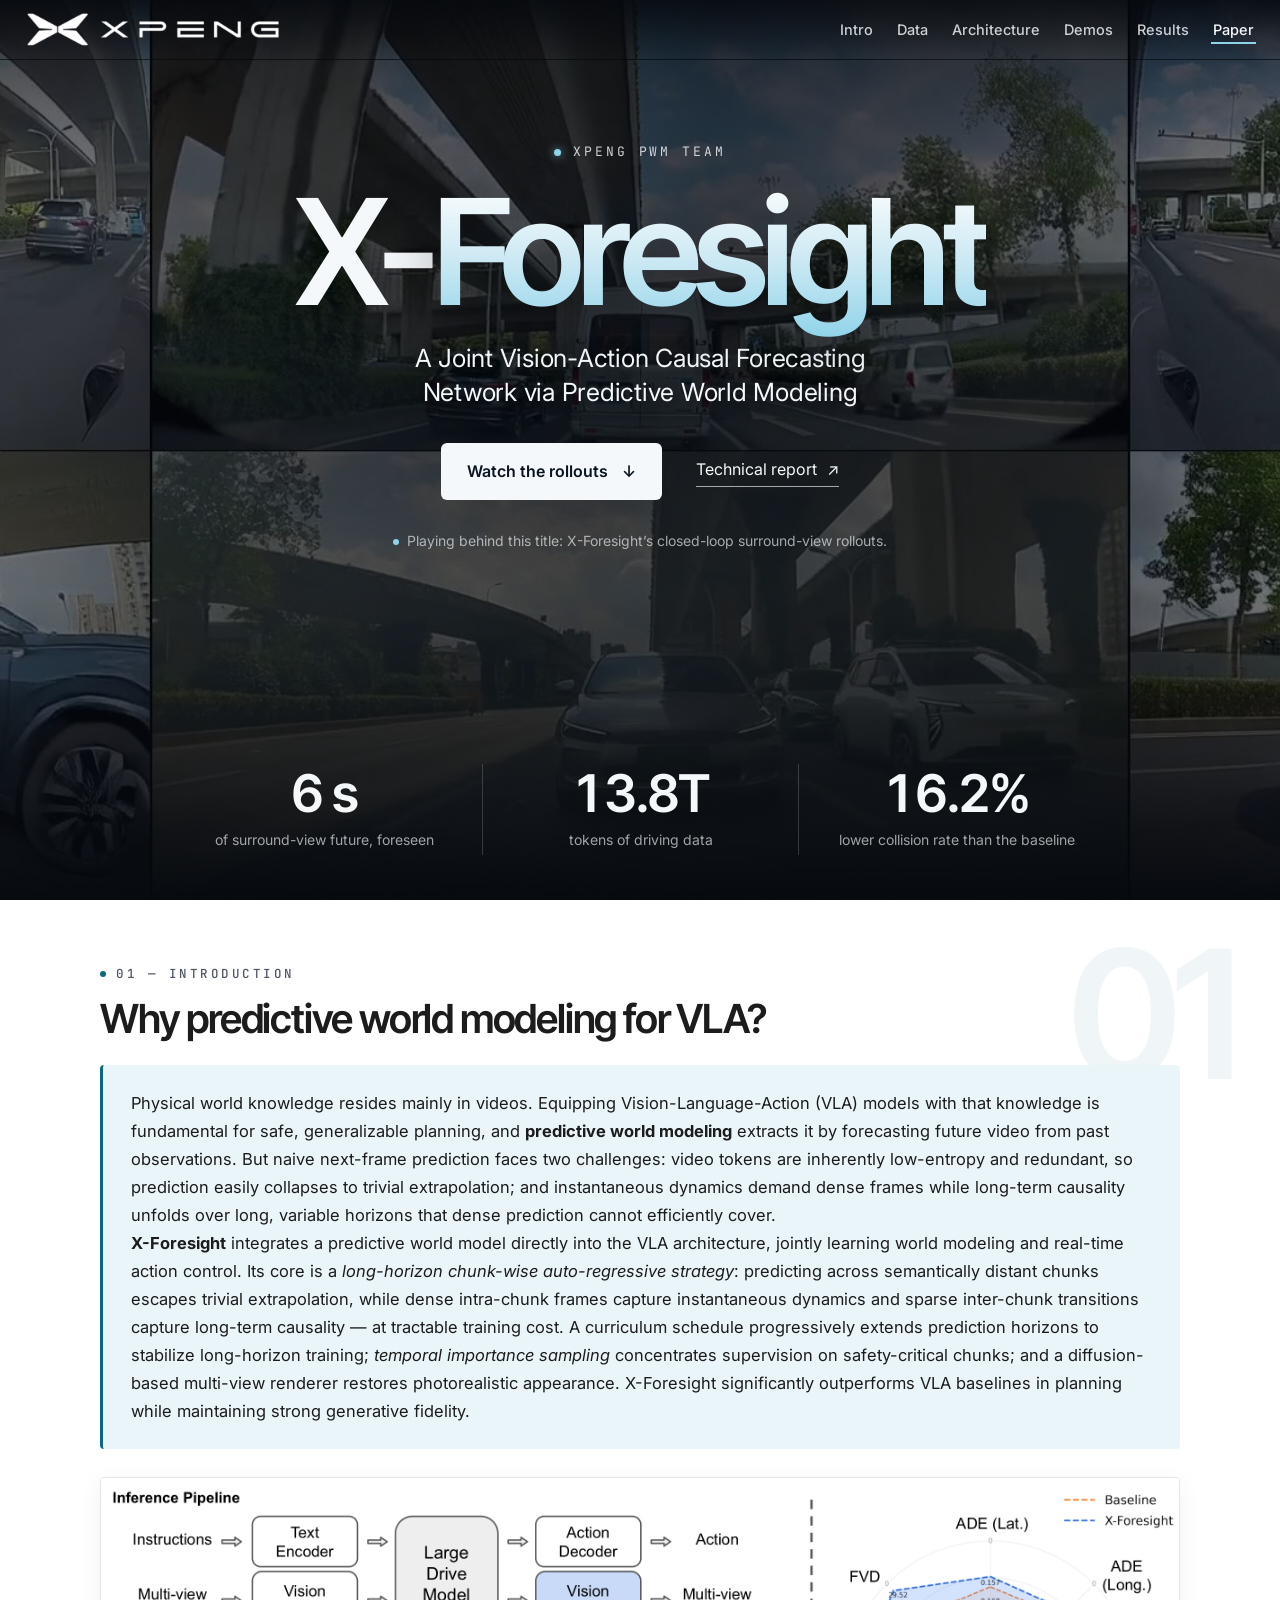
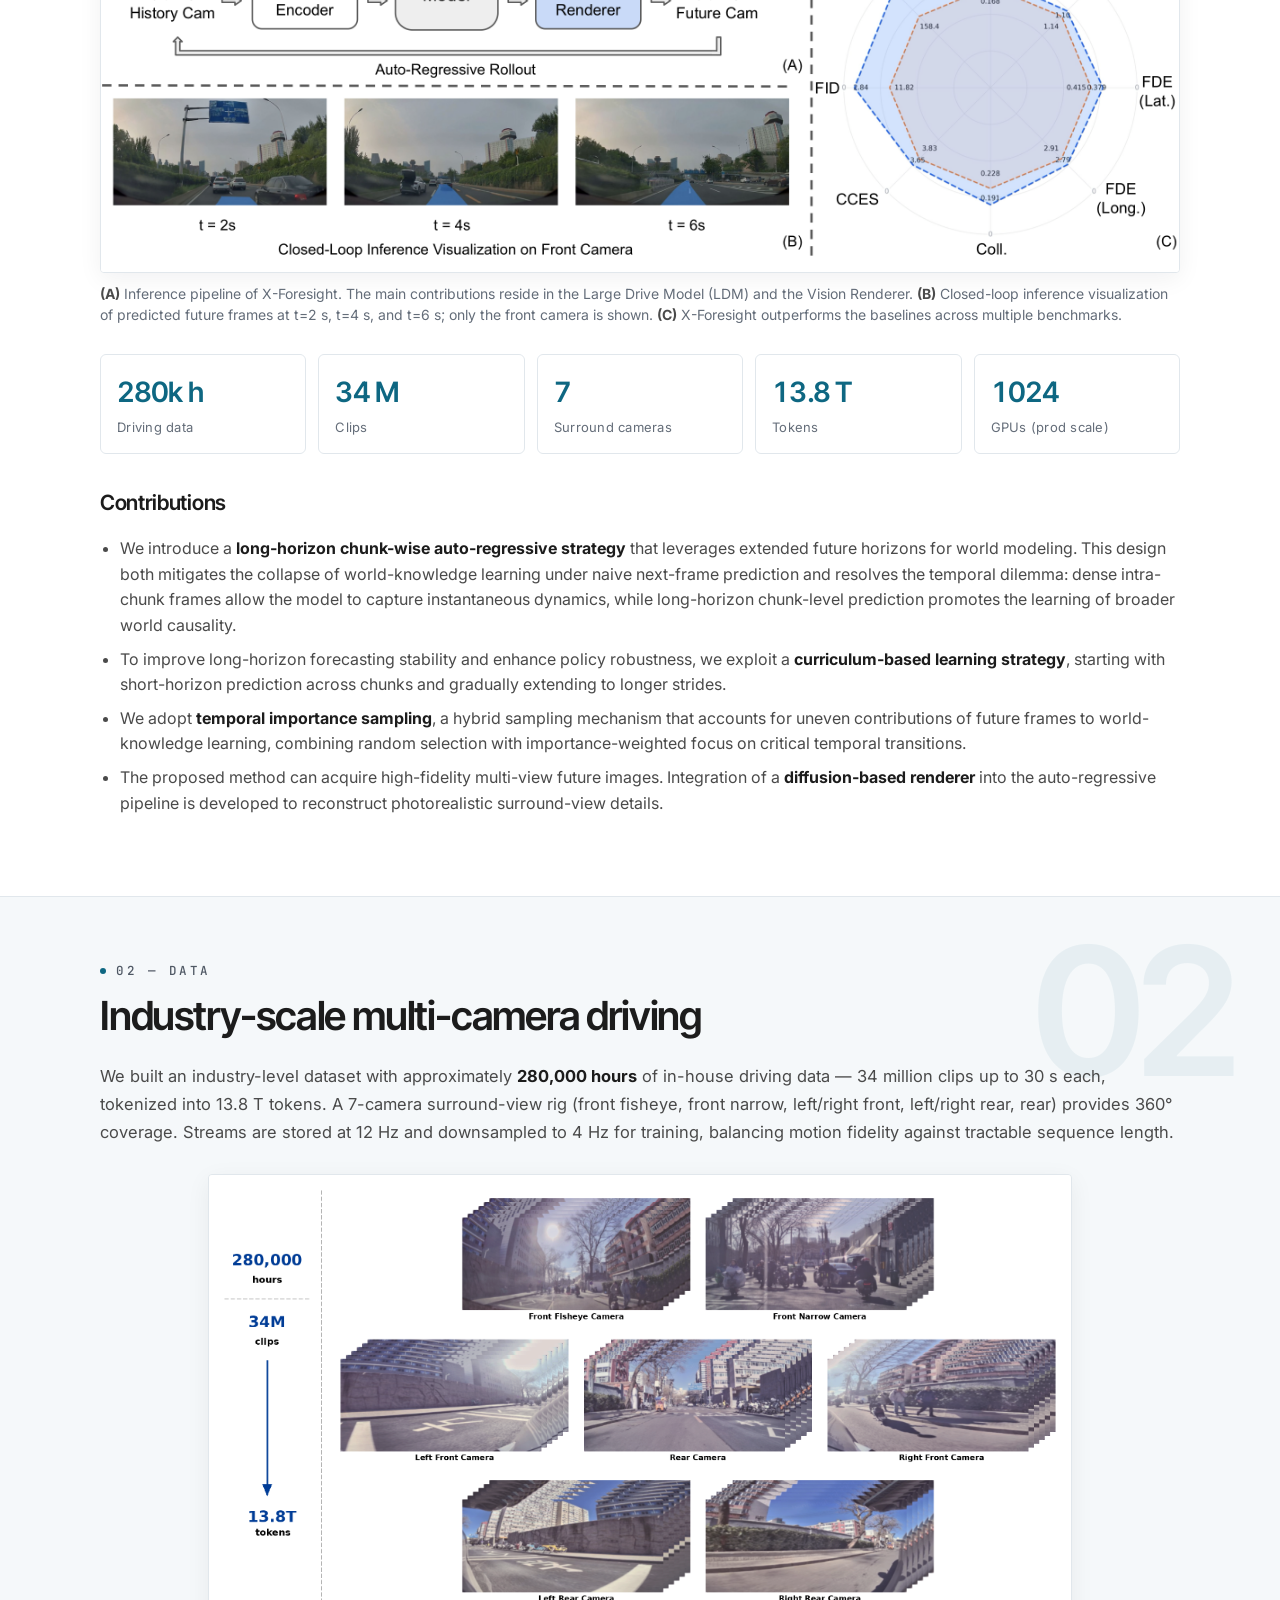
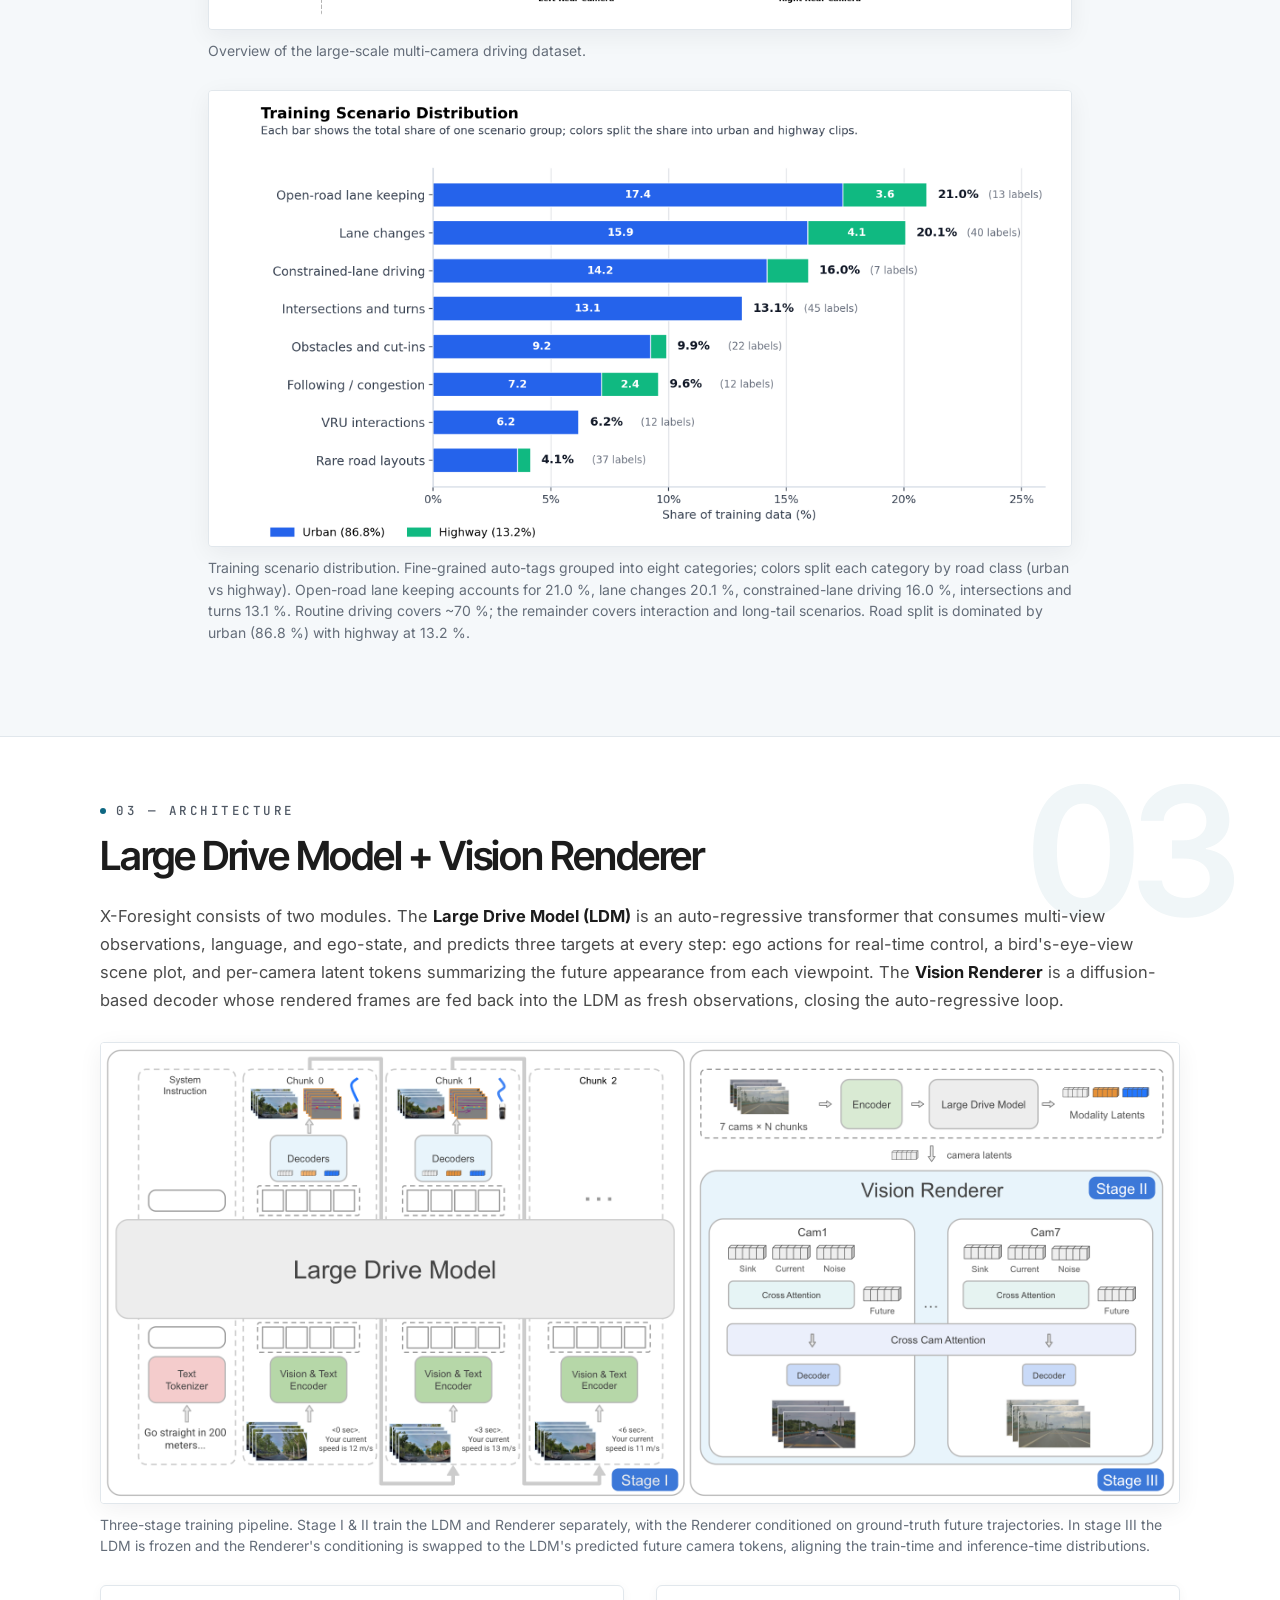
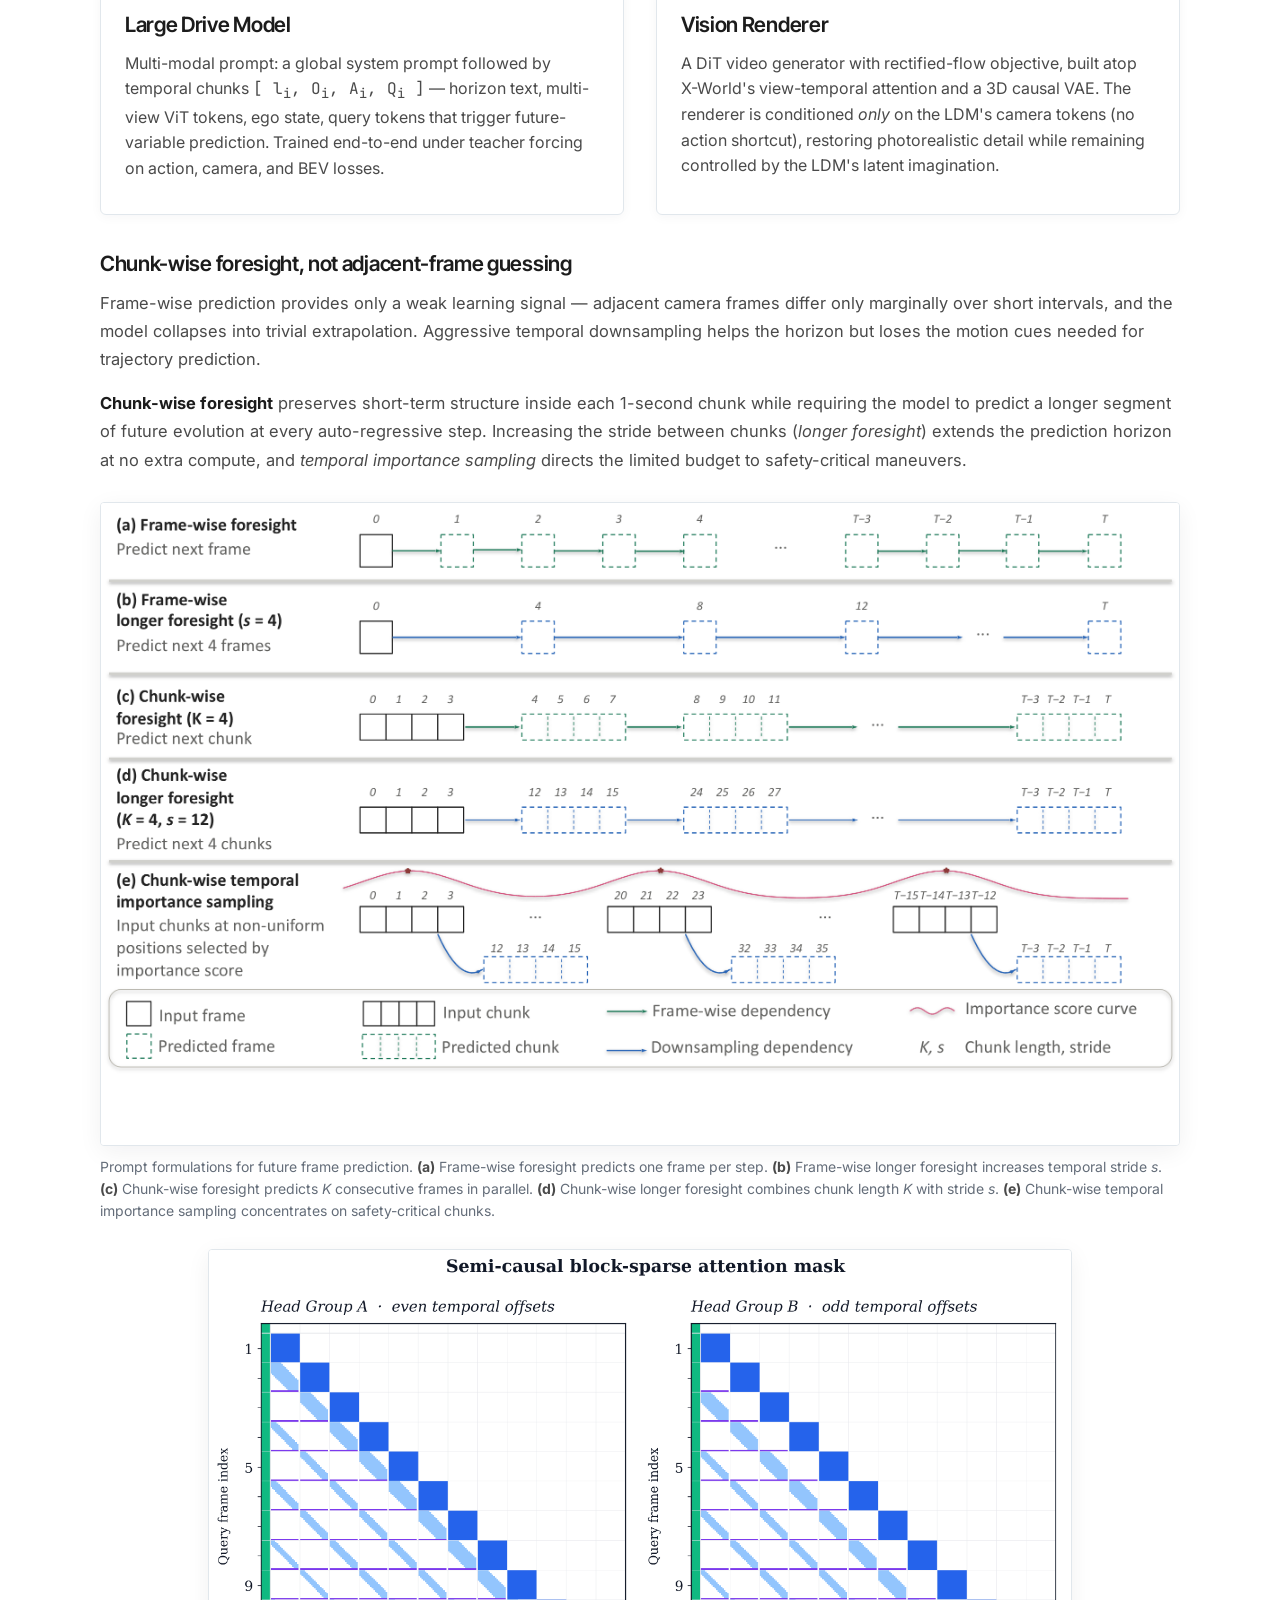
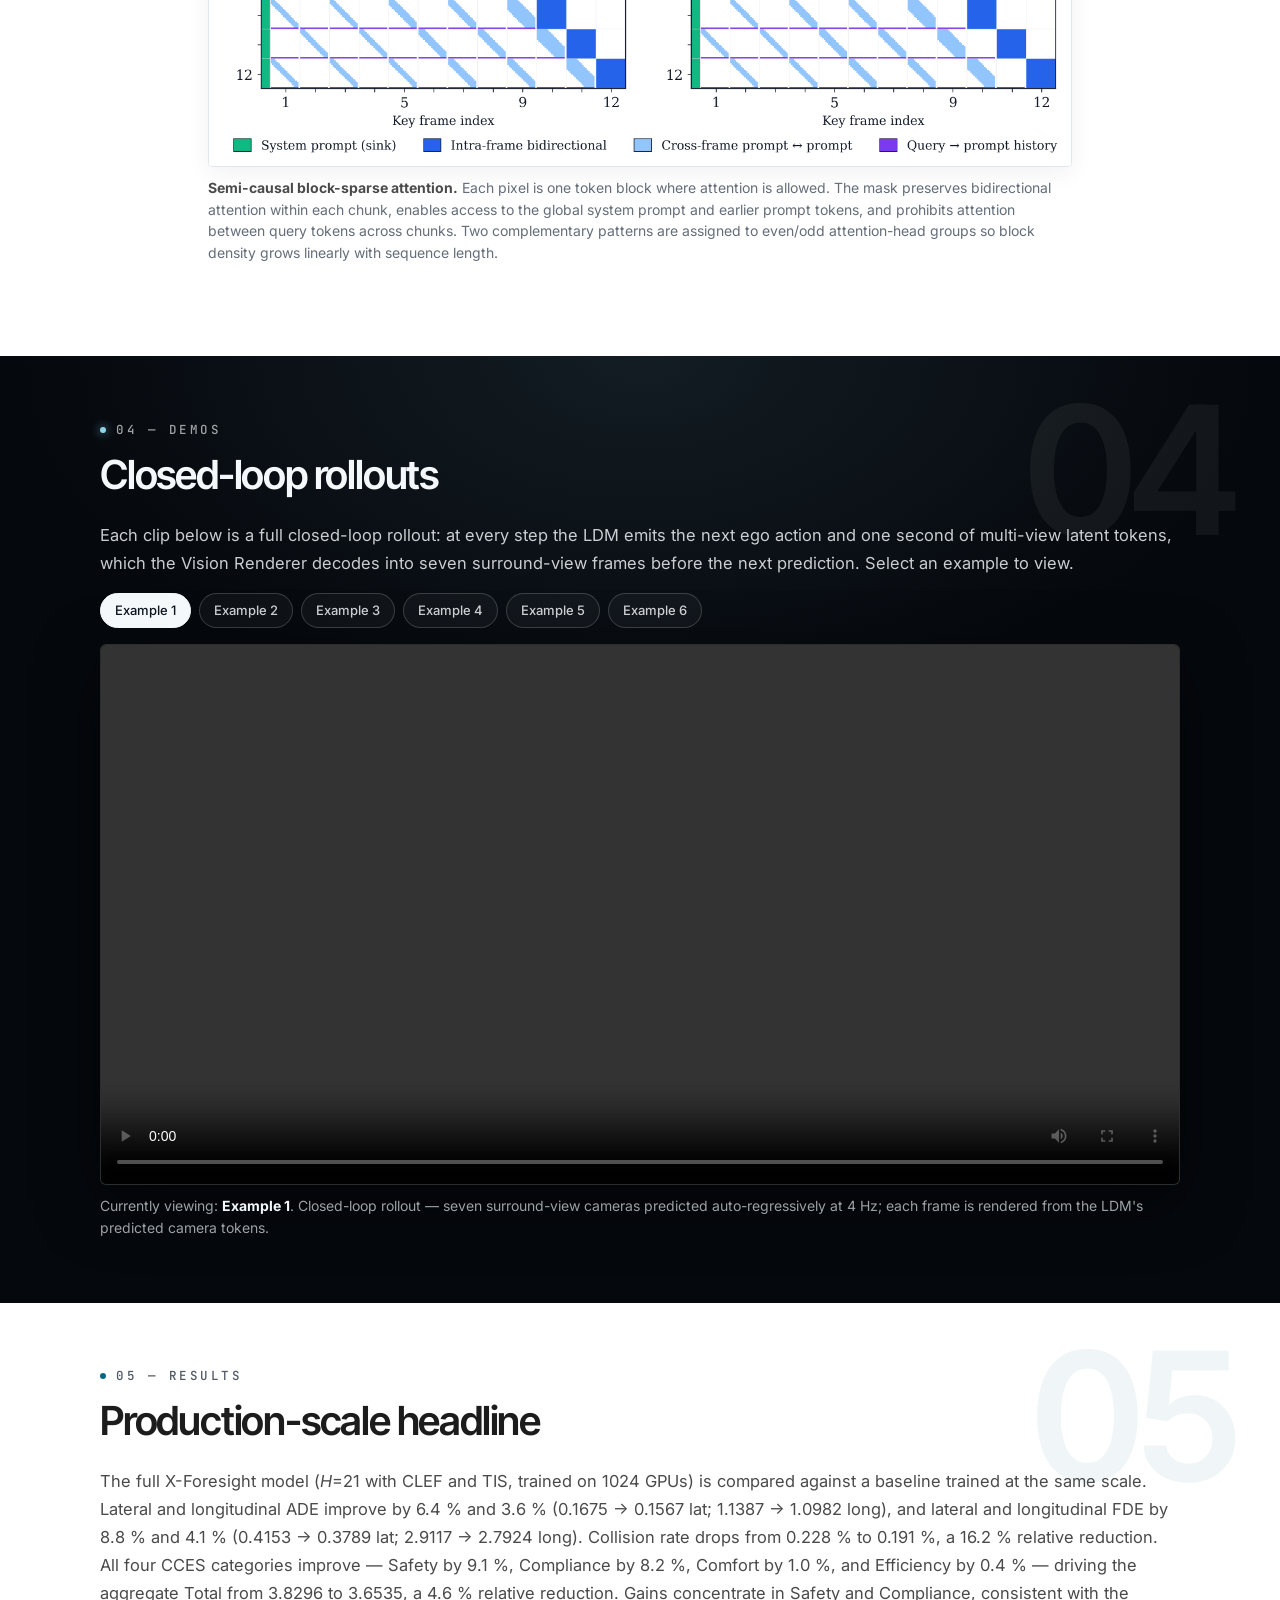
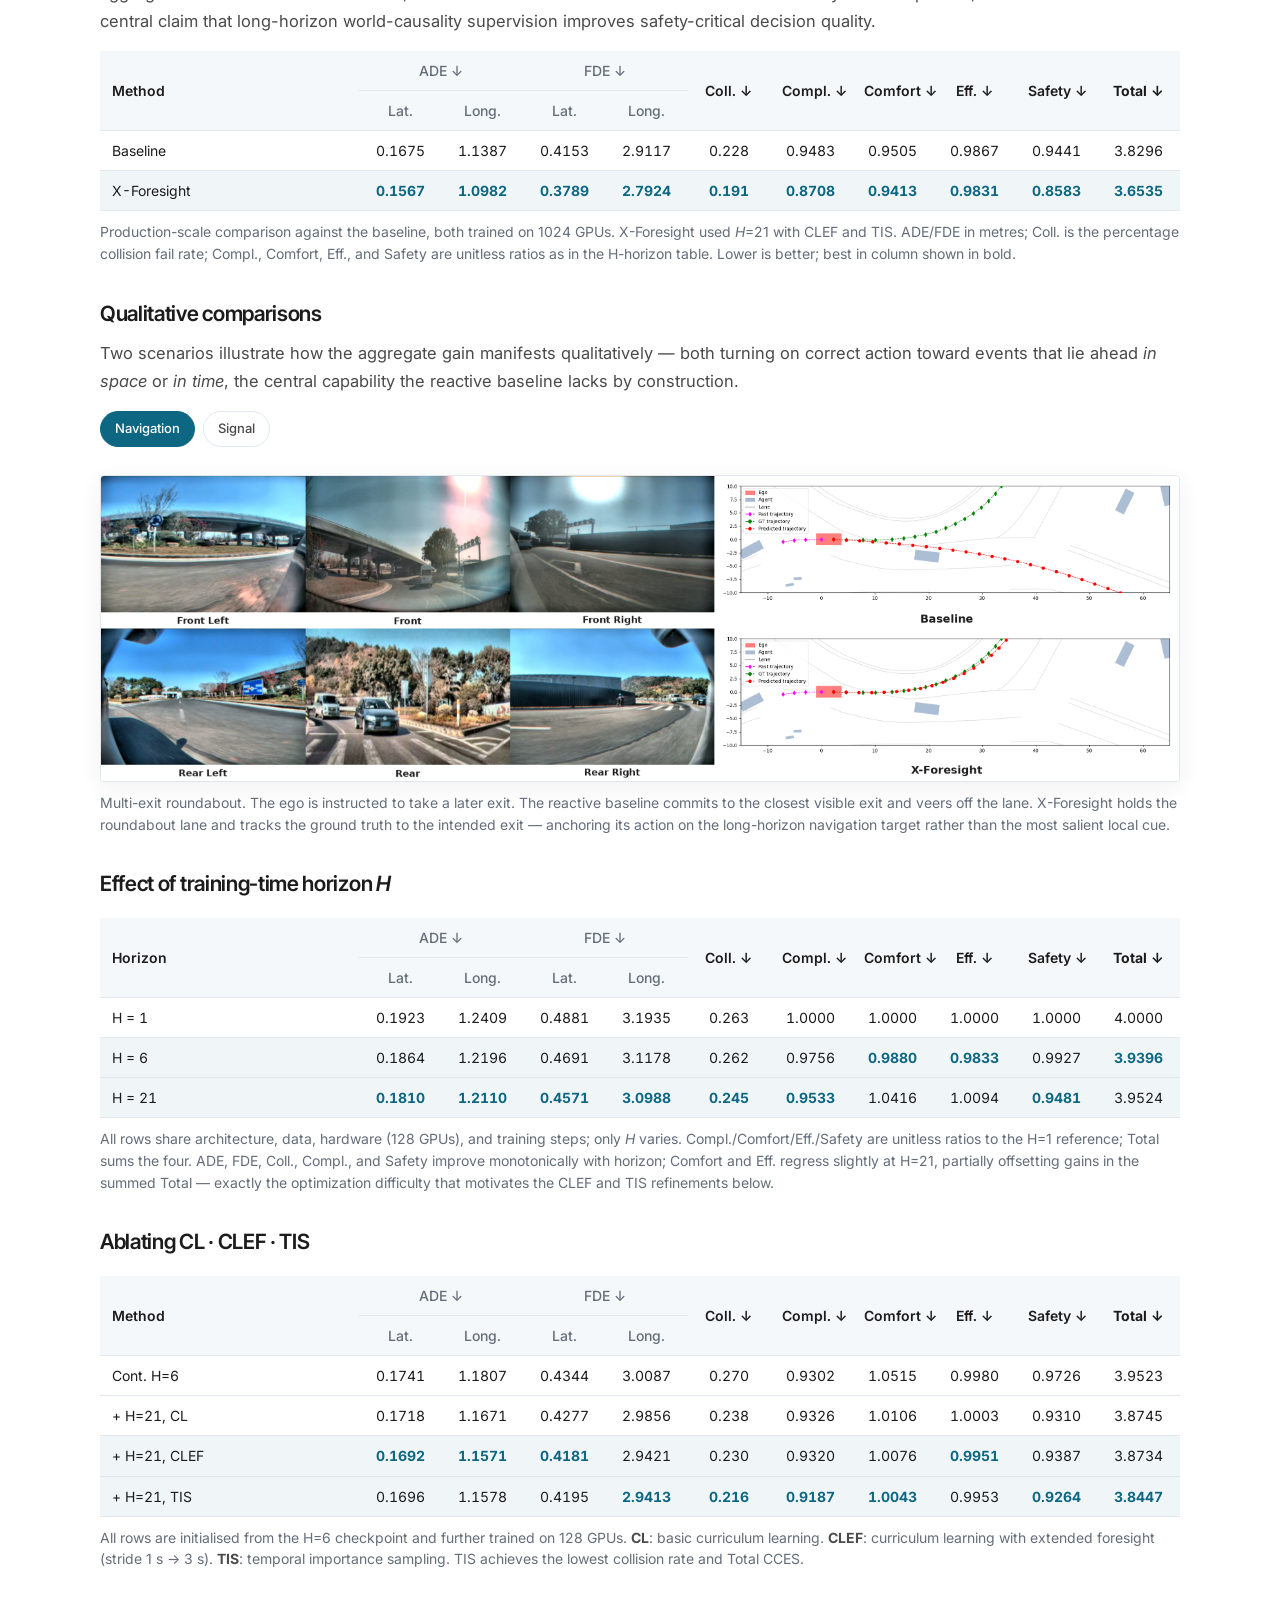
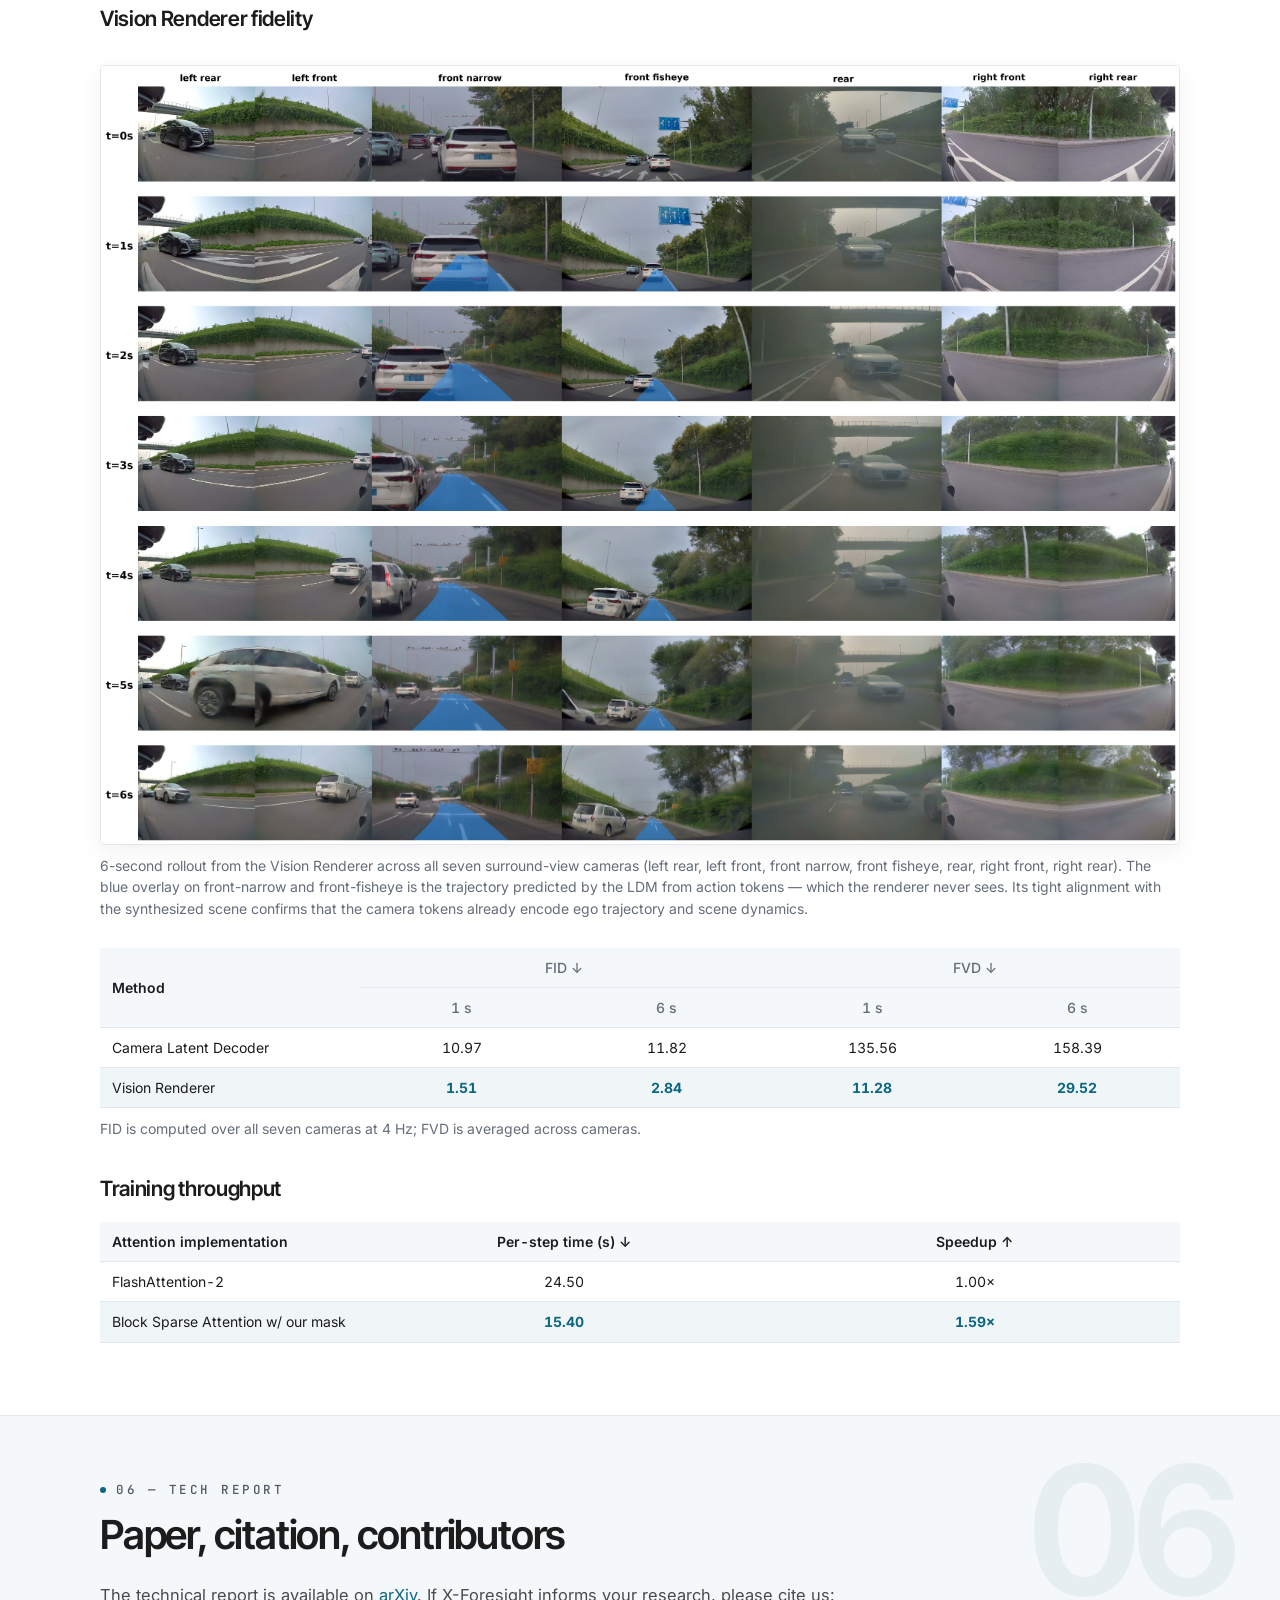
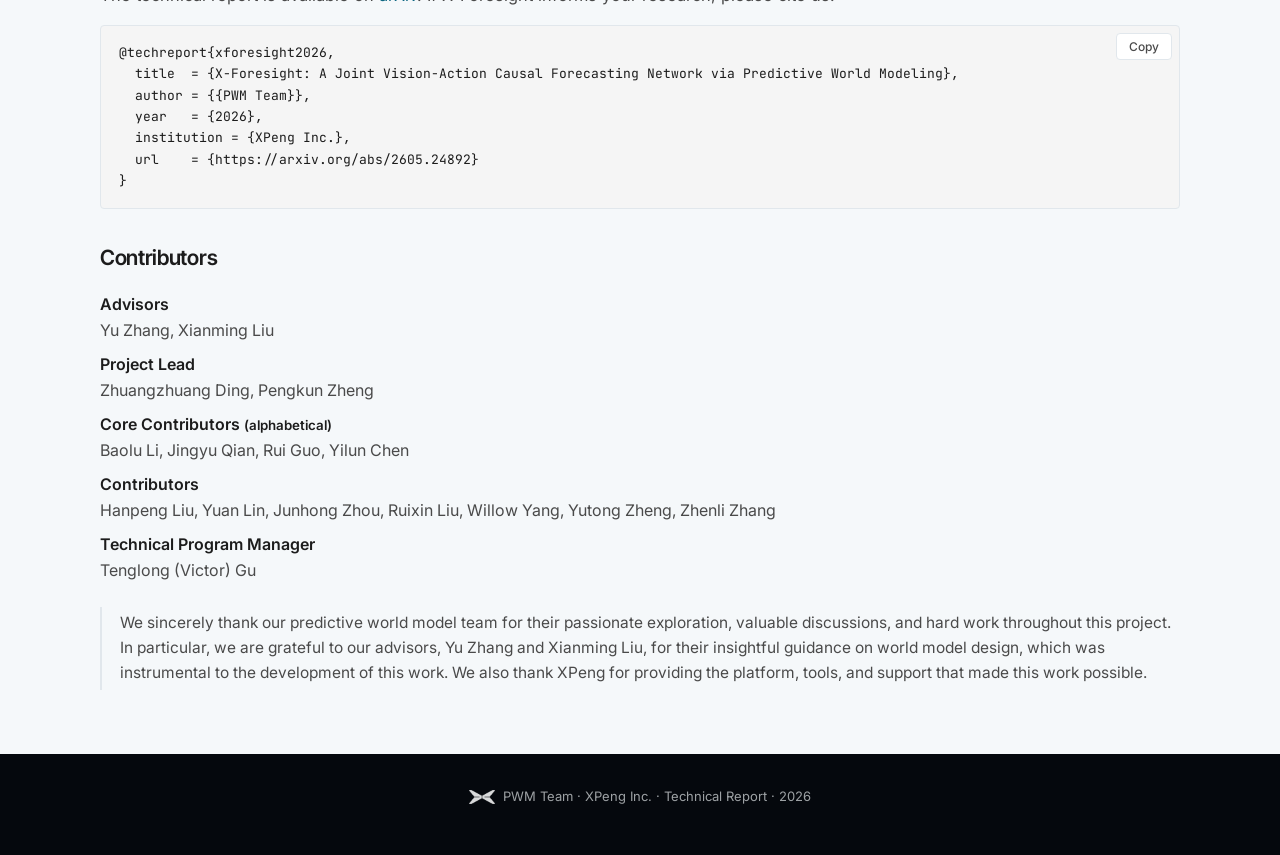
<file: index.html>
<!doctype html>
<html lang="en">
<head>
  <meta charset="utf-8" />
  <title>X-Foresight</title>
  <meta name="viewport" content="width=device-width, initial-scale=1" />
  <meta name="description" content="X-Foresight project page (redirecting…)" />
  <link rel="icon" href="./favicon.ico" sizes="16x16 32x32 48x48" />
  <link rel="icon" type="image/png" sizes="192x192" href="./assets/img/icon-192.png" />
  <link rel="apple-touch-icon" href="./assets/img/apple-touch-icon.png" />
  <script type="application/ld+json">{"@context":"https://schema.org","@type":"WebSite","name":"X-Foresight","url":"https://x-foresight-1.github.io/"}</script>
  <script>window.location.replace('./en/');</script>
  <meta http-equiv="refresh" content="0; url=./en/" />
</head>
<body style="font-family:system-ui,sans-serif;color:#666;padding:32px;">
  Loading X-Foresight … if nothing happens, open <a href="./en/">the site</a>.
</body>
</html>
</file>
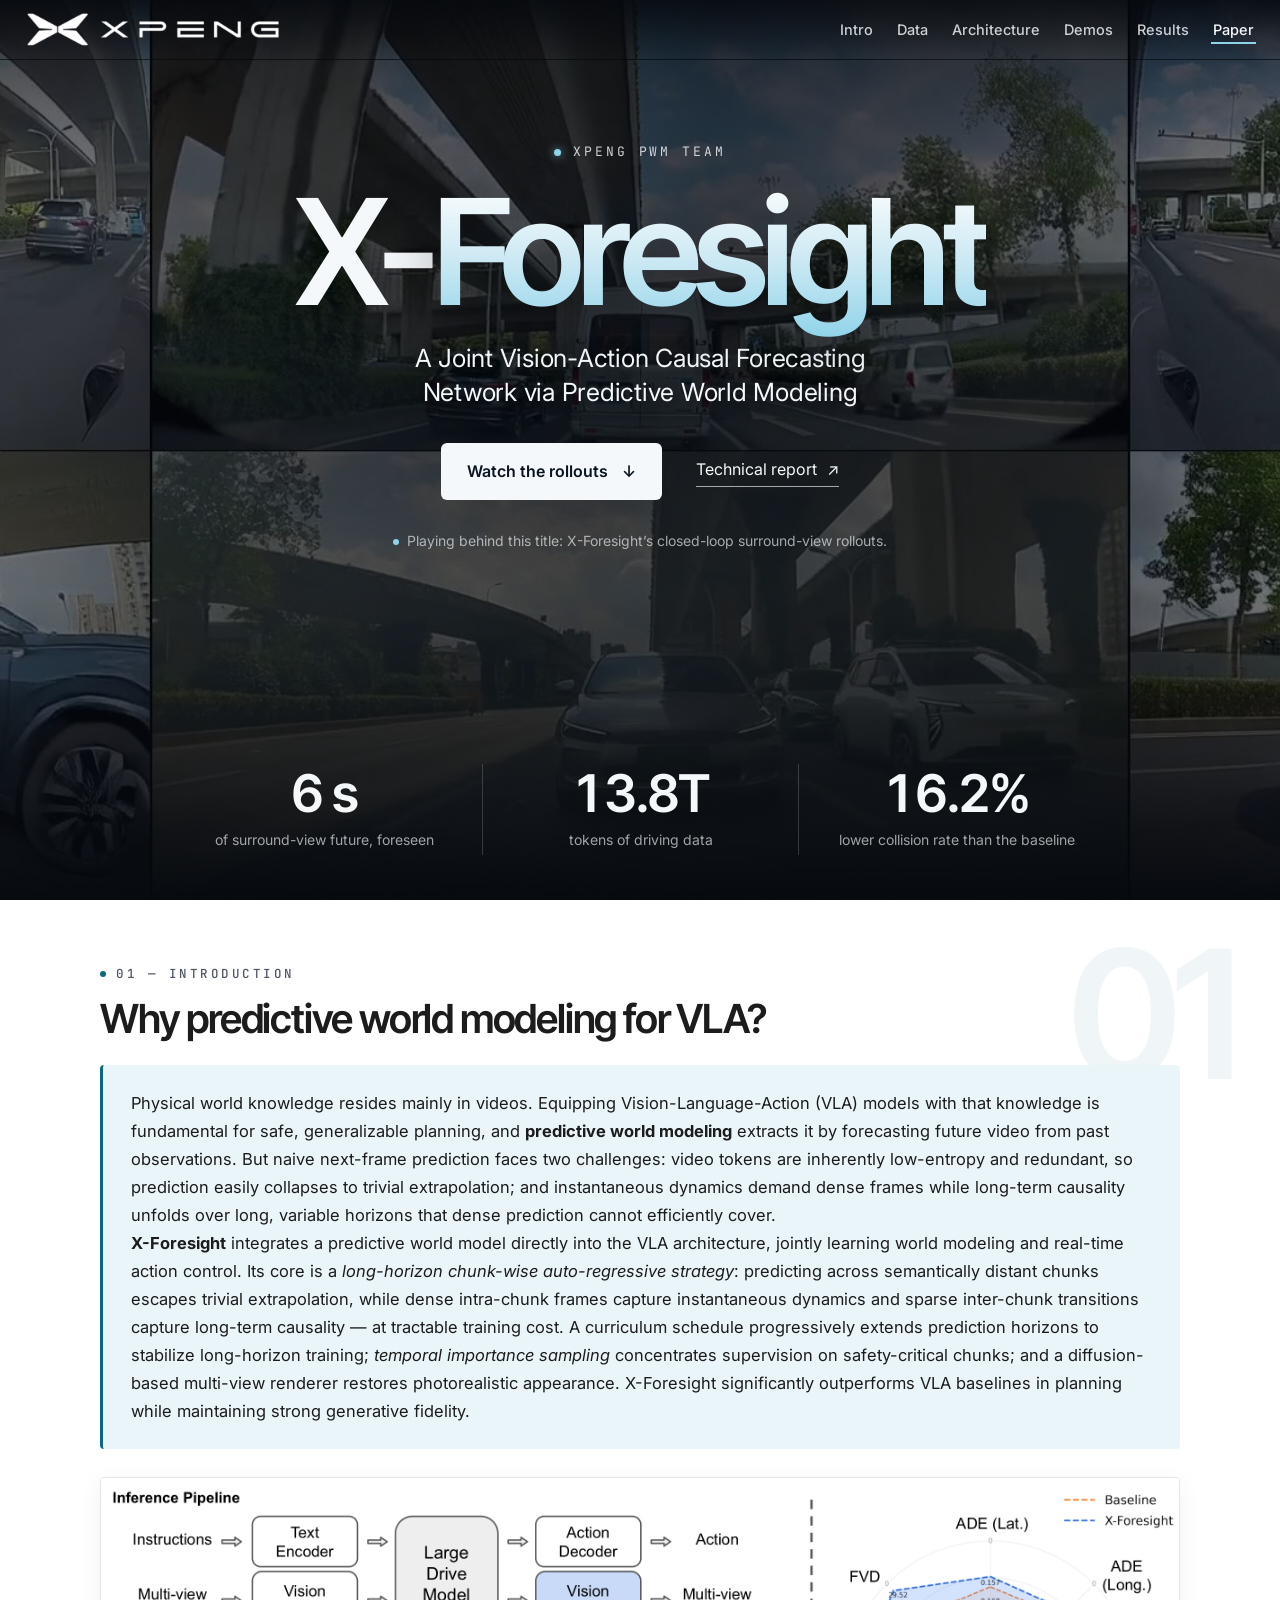
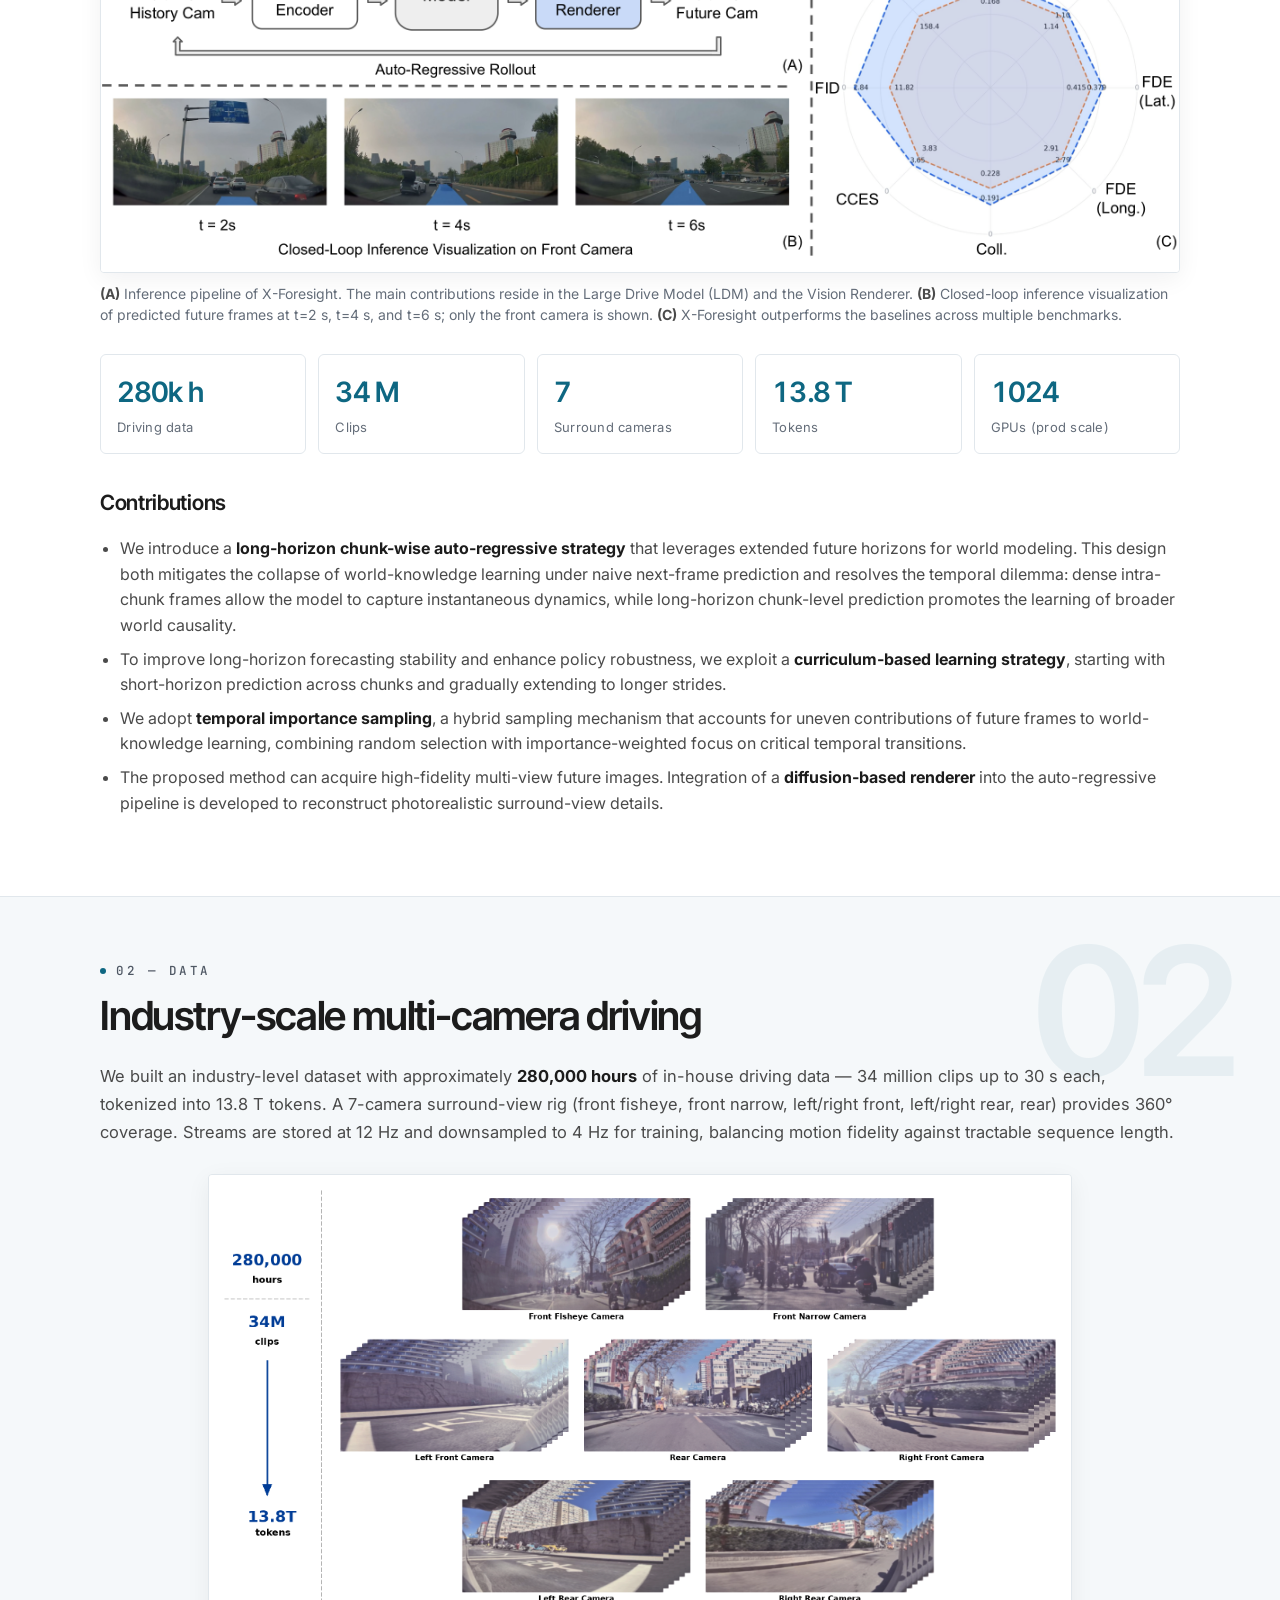
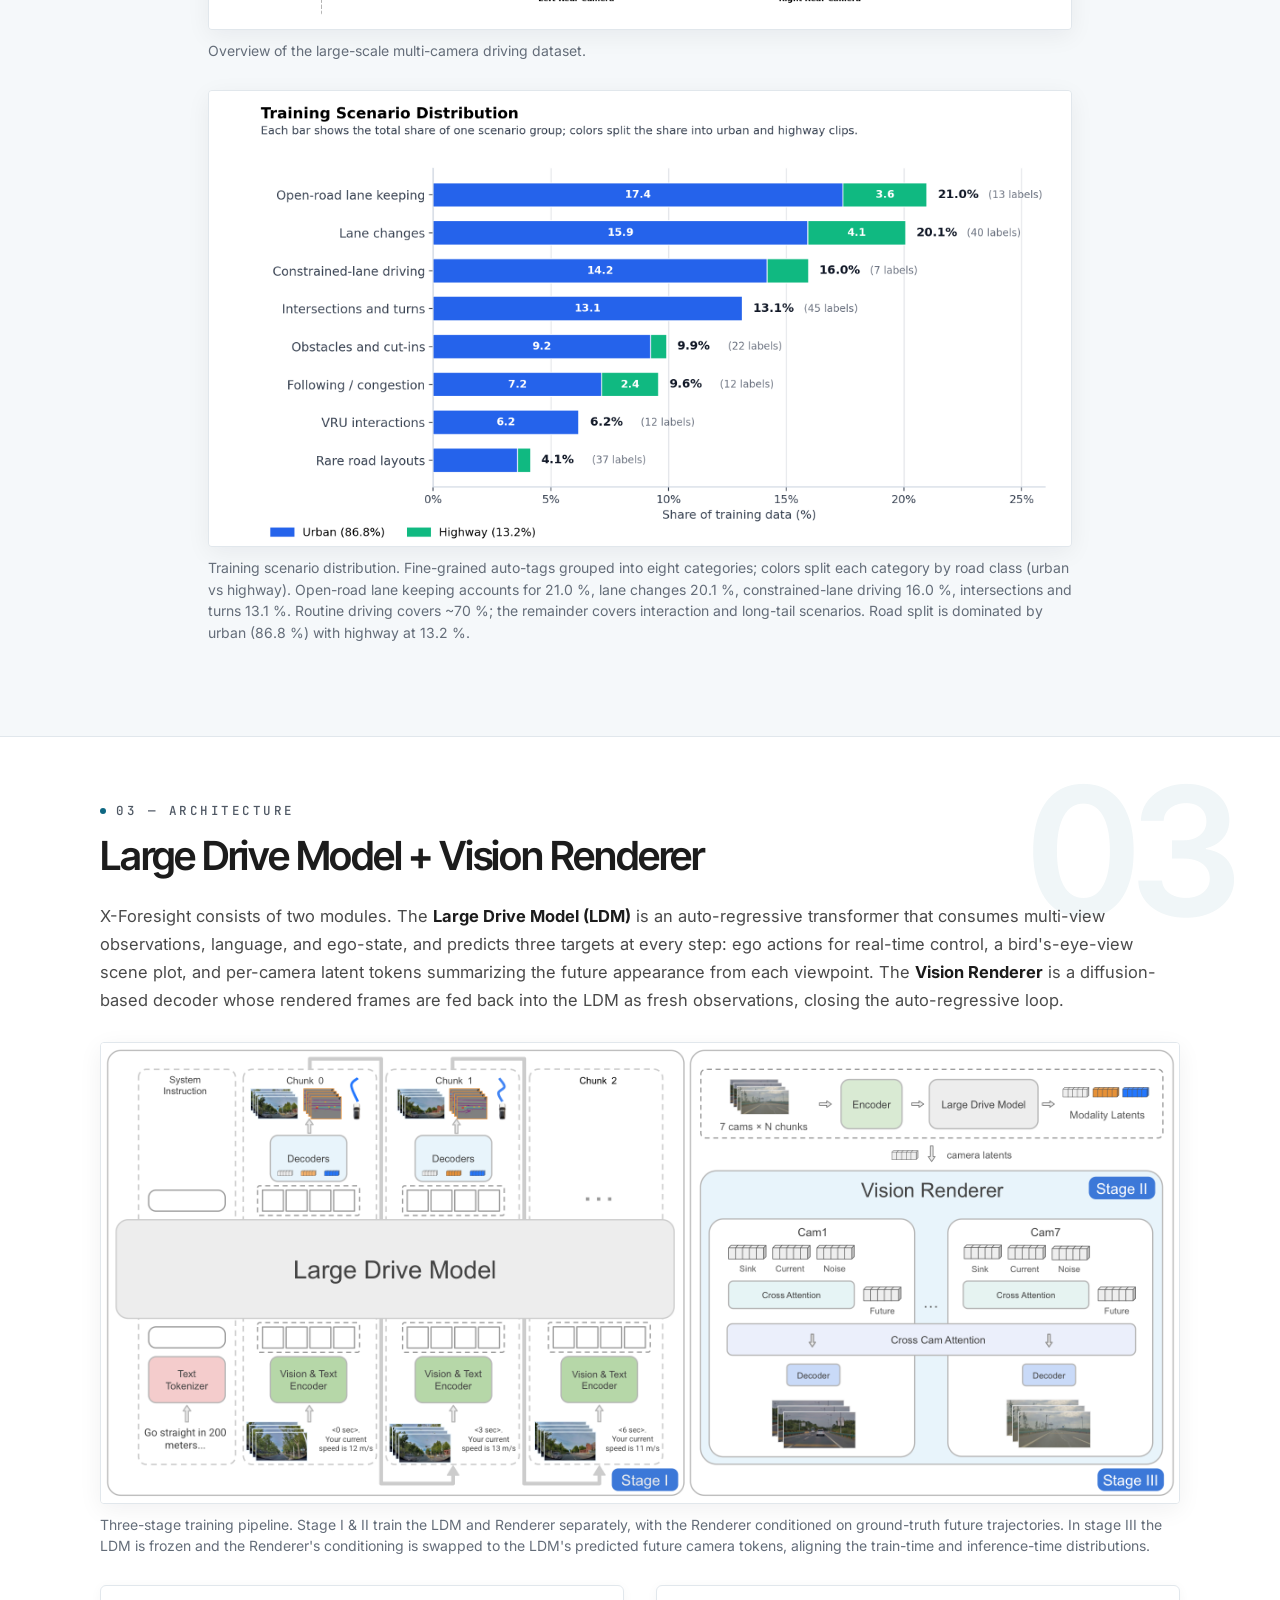
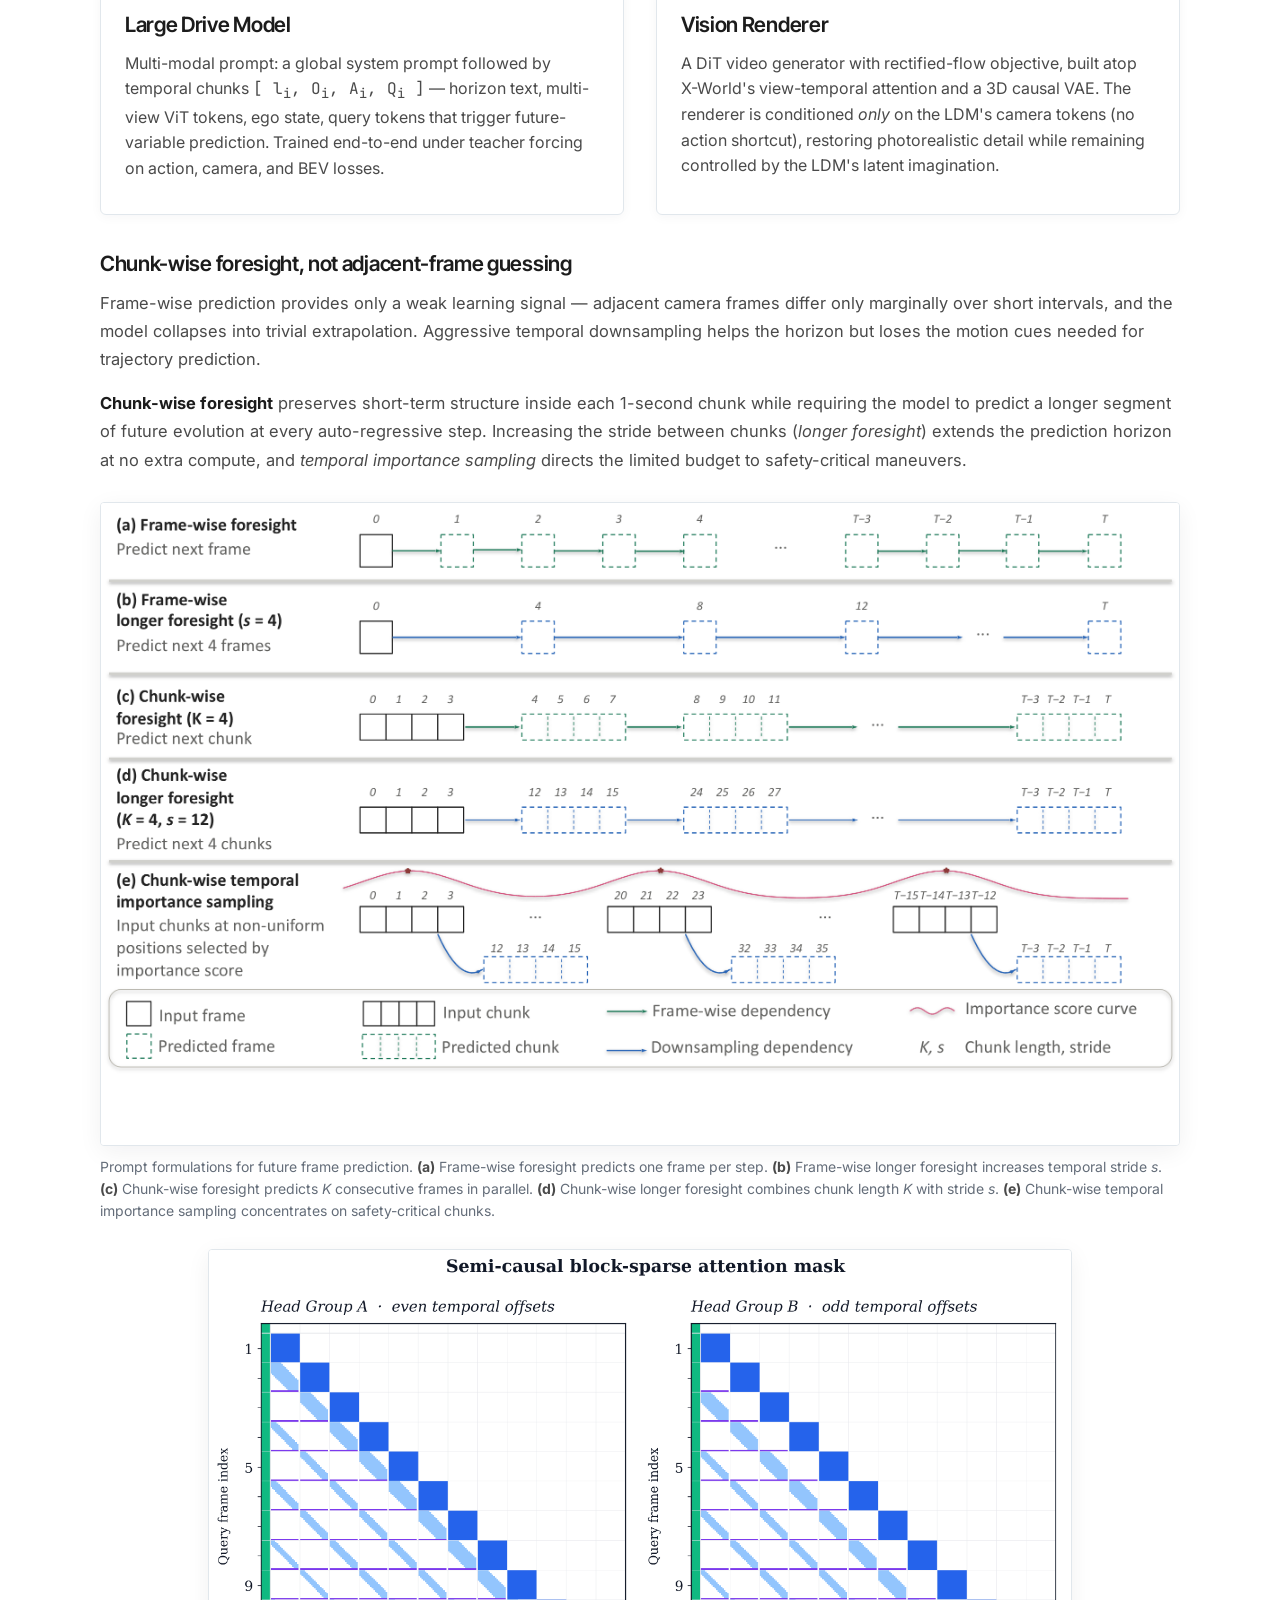
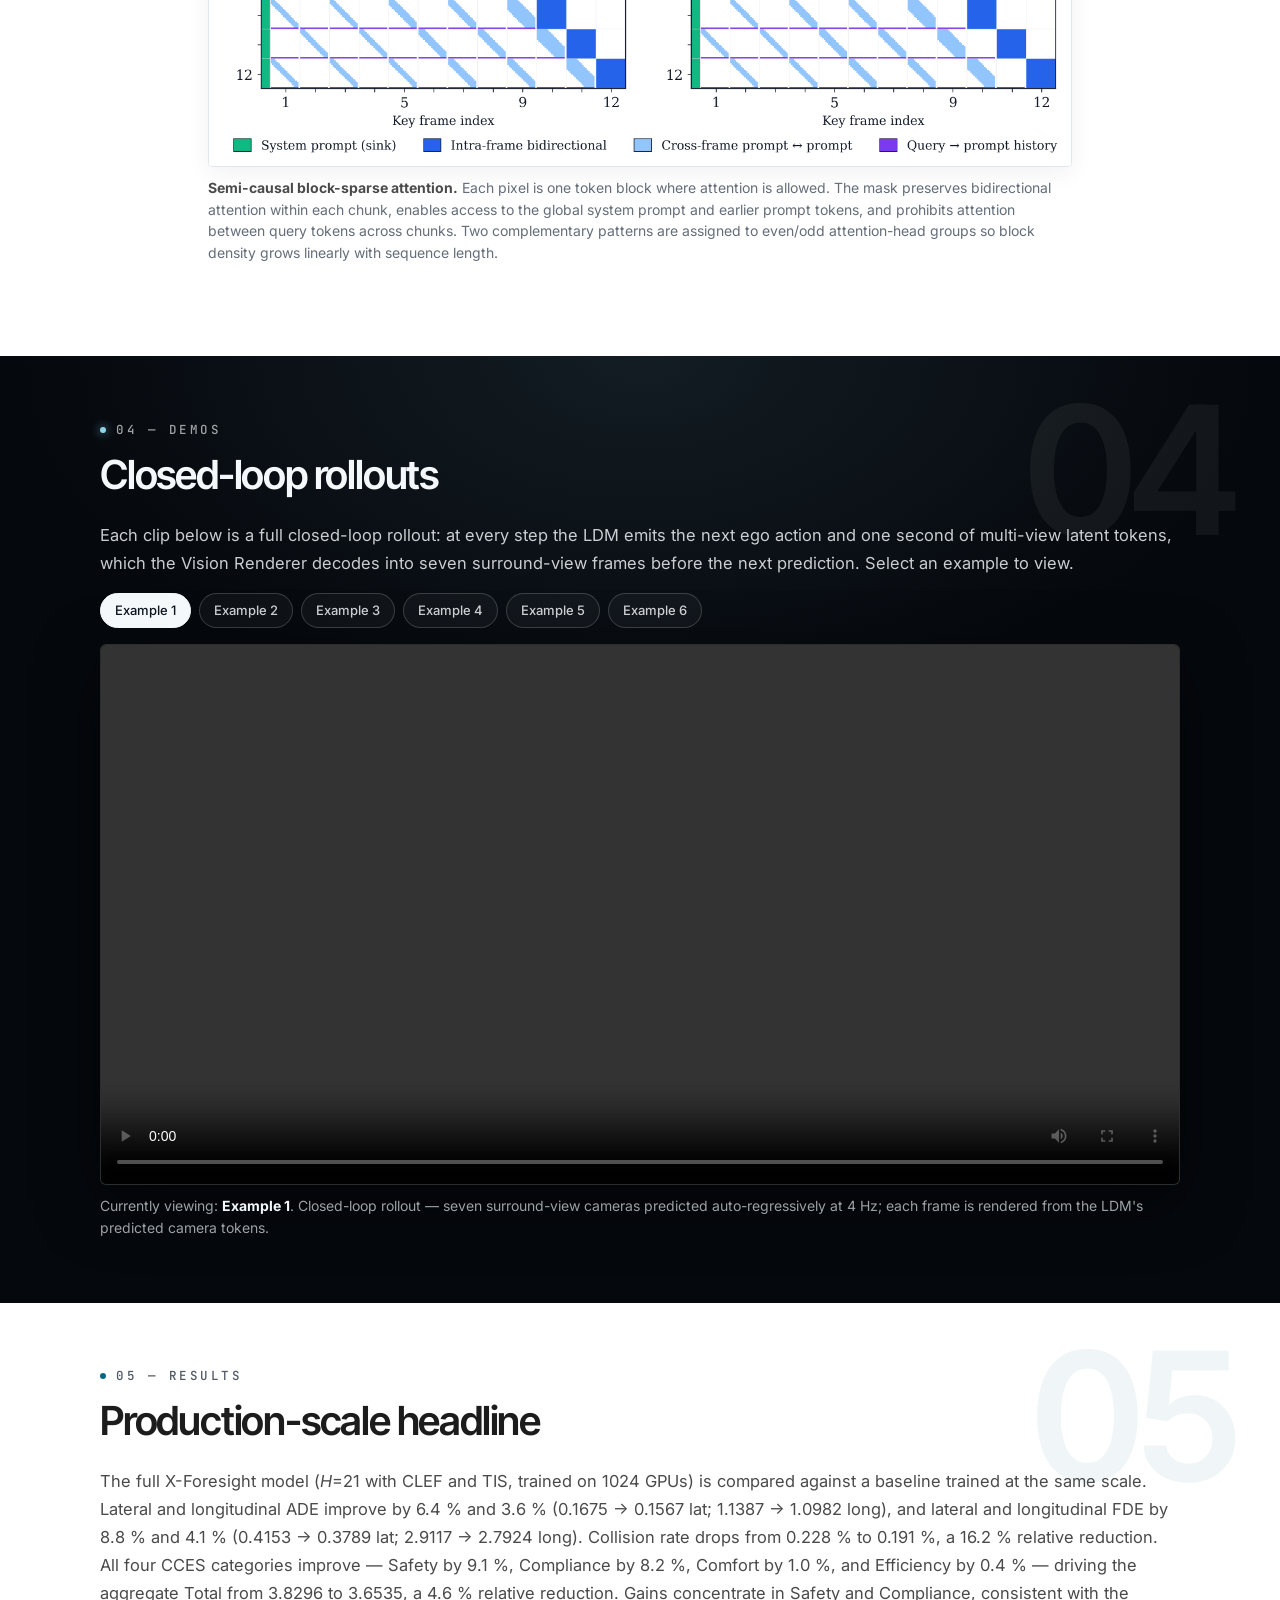
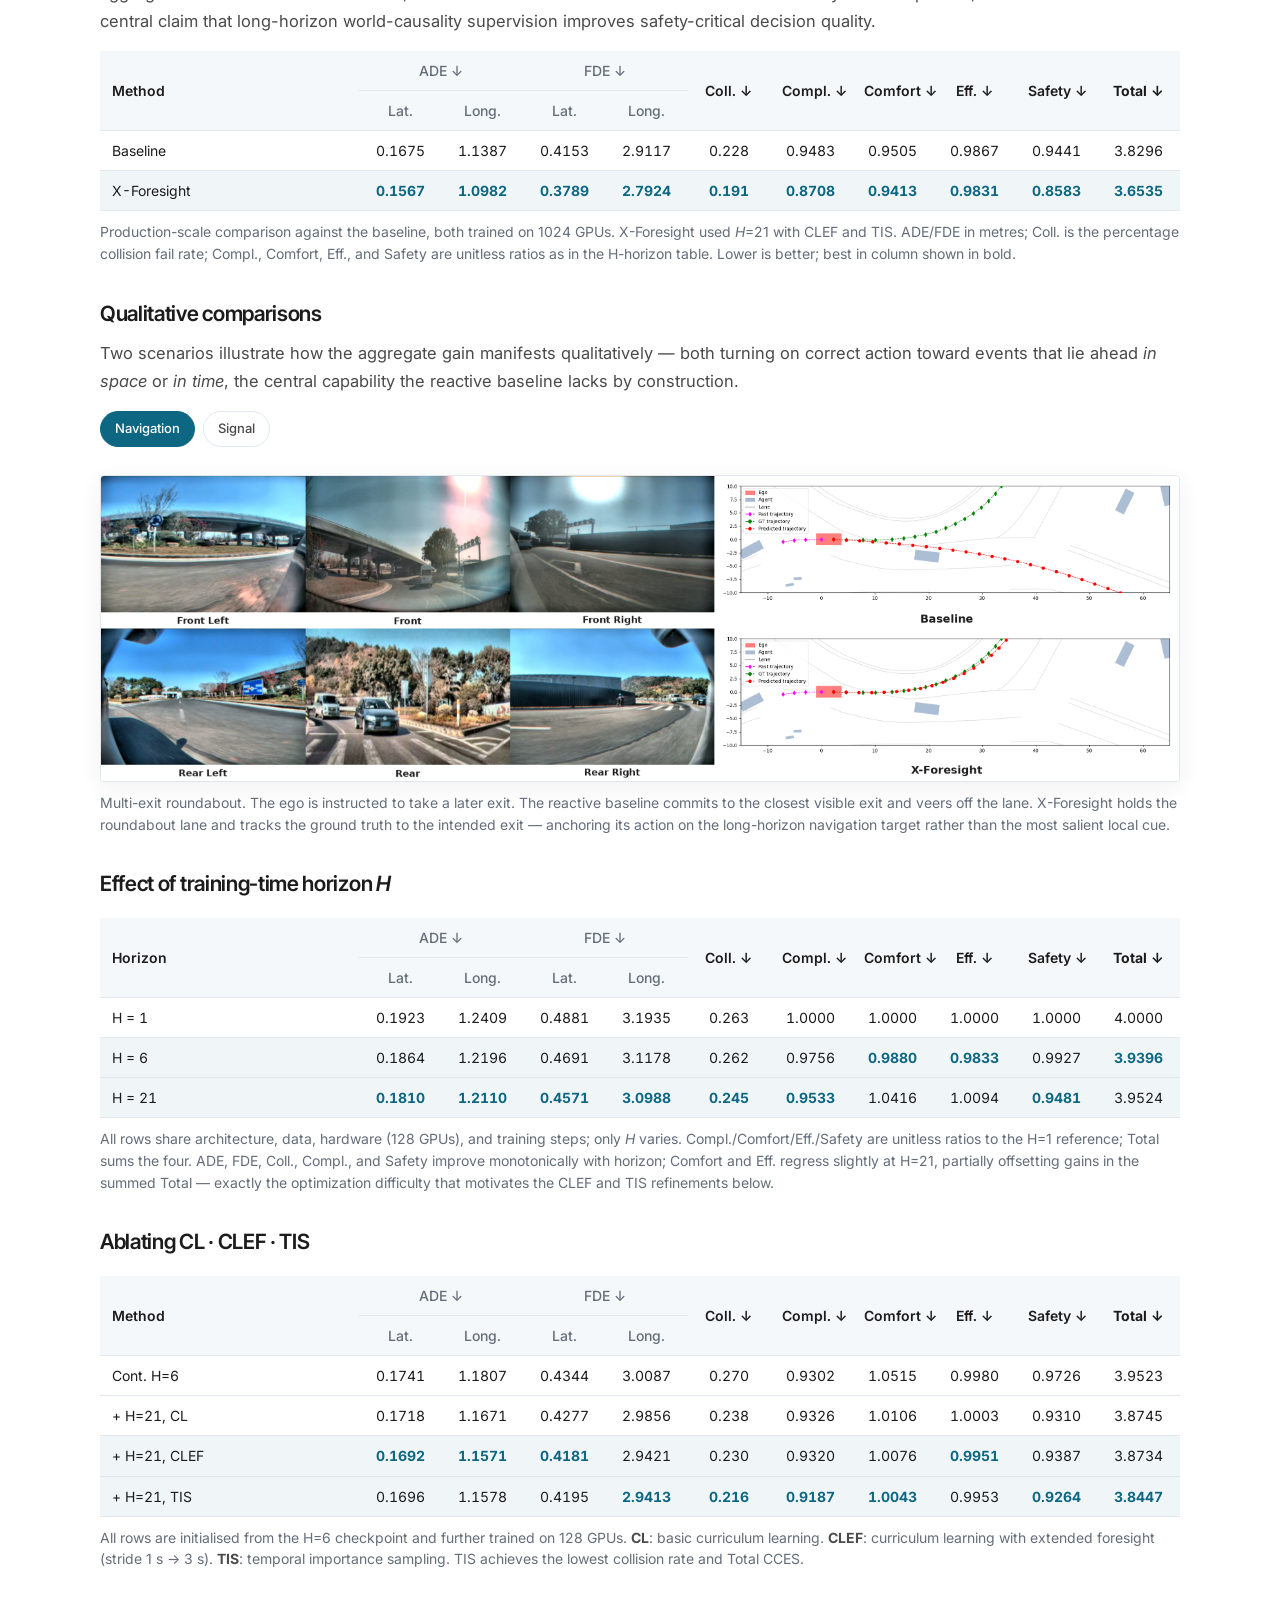
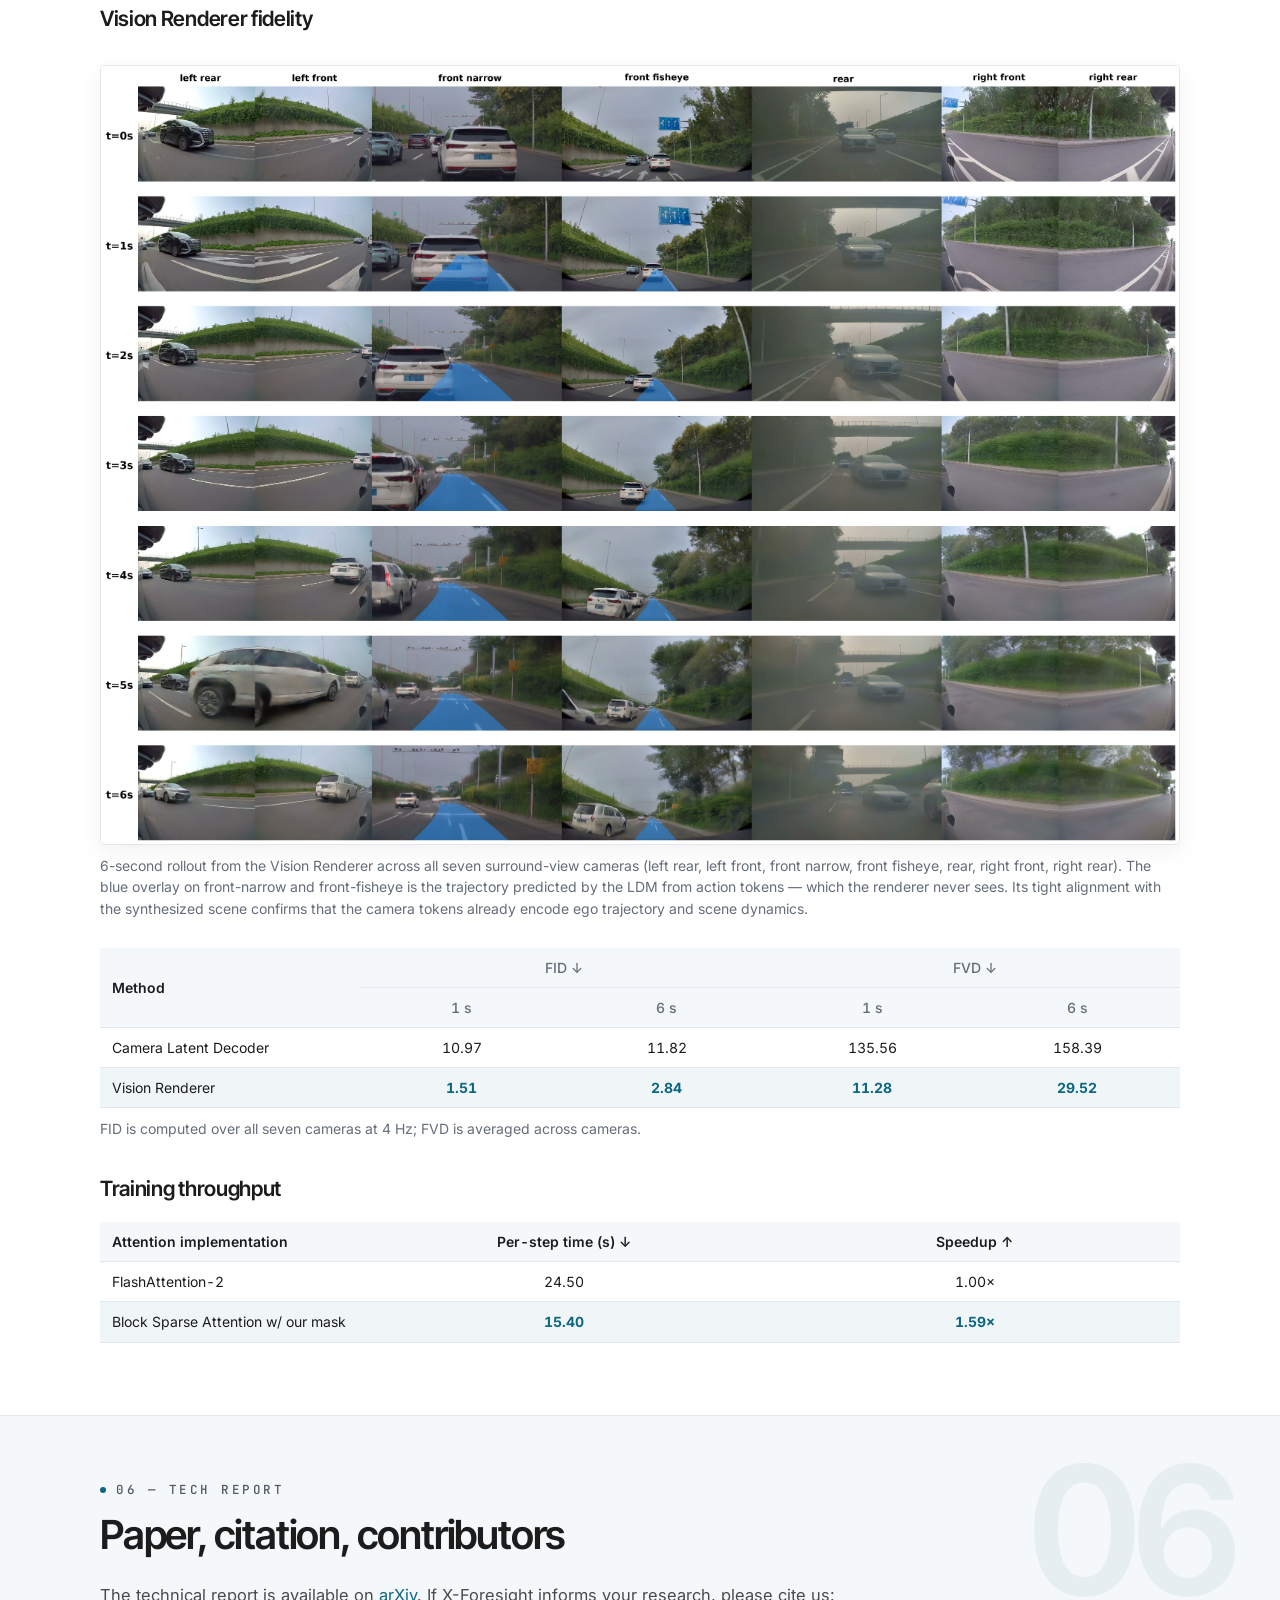
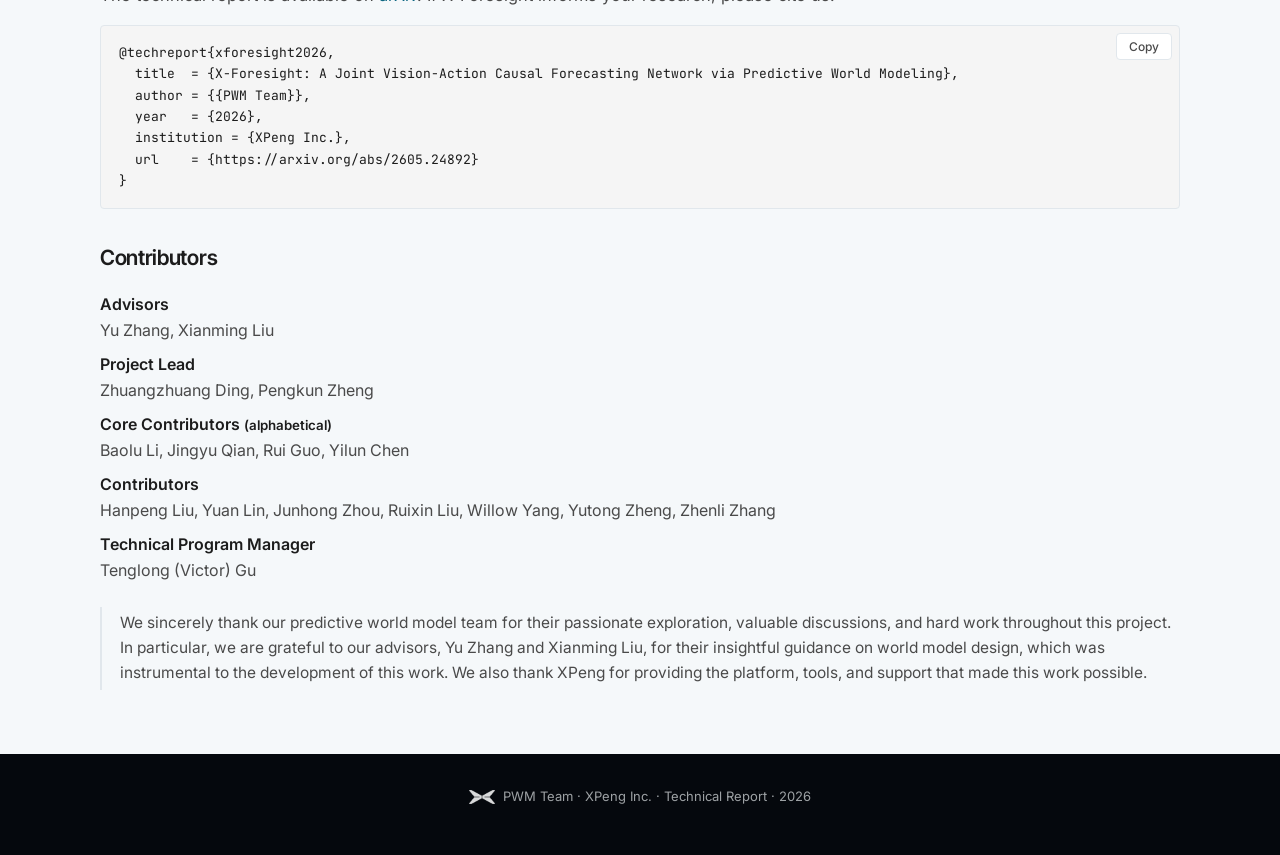
<file: en/index.html>
<!doctype html>
<html lang="en">
<head>
  <meta charset="utf-8" />
  <meta name="viewport" content="width=device-width, initial-scale=1" />
  <title>X-Foresight — A Joint Vision-Action Causal Forecasting Network via Predictive World Modeling</title>
  <meta name="description" content="X-Foresight: a predictive world model that integrates chunk-wise auto-regressive future prediction into the VLA architecture for safe, world-knowledge-driven autonomous driving." />
  <meta property="og:title" content="X-Foresight" />
  <meta property="og:description" content="A predictive world model foreseeing high-fidelity multi-view cameras with real-time action control. PWM Team · XPeng Inc." />
  <meta property="og:image" content="../assets/img/xforesight_main.png" />
  <link rel="icon" href="../favicon.ico" sizes="16x16 32x32 48x48" />
  <link rel="icon" type="image/png" sizes="192x192" href="../assets/img/icon-192.png" />
  <link rel="apple-touch-icon" href="../assets/img/apple-touch-icon.png" />
  <script type="application/ld+json">{"@context":"https://schema.org","@type":"WebSite","name":"X-Foresight","url":"https://x-foresight-1.github.io/"}</script>
  <link rel="preconnect" href="https://fonts.googleapis.com" />
  <link rel="preconnect" href="https://fonts.gstatic.com" crossorigin />
  <link href="https://fonts.googleapis.com/css2?family=Inter:wght@400;500;600;700&family=Inter+Tight:wght@500;600;700&family=JetBrains+Mono:wght@400;500;600&family=Noto+Sans+SC:wght@400;500;600&display=swap" rel="stylesheet" />
  <link rel="stylesheet" href="../assets/css/styles.css" />
</head>
<body>

<div class="scroll-progress" aria-hidden="true"></div>

<nav class="nav">
  <a class="brand" href="./">
    <img class="brand-full" src="../assets/img/full_logo_white.png" alt="XPENG" />
  </a>
  <button class="nav-toggle" type="button" aria-label="Menu" aria-expanded="false">☰</button>
  <ul class="sections">
    <li><a href="#intro">Intro</a></li>
    <li><a href="#data">Data</a></li>
    <li><a href="#architecture">Architecture</a></li>
    <li><a href="#demo">Demos</a></li>
    <li><a href="#results">Results</a></li>
    <li><a href="#paper">Paper</a></li>
  </ul>
</nav>

<main>

  <!-- ====================== HERO ====================== -->
  <header class="hero hero-cine" id="top">
    <video class="hero-bg" autoplay muted loop playsinline preload="auto" poster="../assets/img/hero_poster.jpg" aria-hidden="true">
      <source src="../assets/videos/hero.mp4" type="video/mp4" />
    </video>
    <div class="hero-shade" aria-hidden="true"></div>
    <div class="hero-inner">
      <div class="hero-eyebrow"><span class="dot" aria-hidden="true"></span>XPeng PWM Team</div>
      <h1 class="hero-title"><span class="x">X-</span><span class="fs">Foresight</span></h1>
      <p class="hero-sub">A Joint Vision-Action Causal Forecasting Network via Predictive World Modeling</p>
      <div class="hero-cta">
        <a class="hero-btn" href="#demo">Watch the rollouts <span aria-hidden="true">&darr;</span></a>
        <a class="hero-link" href="https://arxiv.org/abs/2605.24892" target="_blank" rel="noopener">Technical report <span aria-hidden="true">&#8599;</span></a>
      </div>
      <p class="hero-note"><span class="dot" aria-hidden="true"></span>Playing behind this title: X-Foresight&rsquo;s closed-loop surround-view rollouts.</p>
    </div>
    <div class="hero-stats">
      <div class="hero-stat"><b>6 s</b><span>of surround-view future, foreseen</span></div>
      <div class="hero-stat"><b>13.8T</b><span>tokens of driving data</span></div>
      <div class="hero-stat"><b>16.2%</b><span>lower collision rate than the baseline</span></div>
    </div>
  </header>

  <!-- ====================== 01 INTRO / ABSTRACT ====================== -->
  <section id="intro" data-num="01">
    <div class="container">
      <div class="section-label">01 — Introduction</div>
      <h2>Why predictive world modeling for VLA?</h2>
      <div class="abstract prose">
        <p>
          Physical world knowledge resides mainly in videos. Equipping Vision-Language-Action (VLA)
          models with that knowledge is fundamental for safe, generalizable planning, and
          <strong>predictive world modeling</strong> extracts it by forecasting future video from
          past observations. But naive next-frame prediction faces two challenges: video tokens are
          inherently low-entropy and redundant, so prediction easily collapses to trivial
          extrapolation; and instantaneous dynamics demand dense frames while long-term causality
          unfolds over long, variable horizons that dense prediction cannot efficiently cover.
        </p>
        <p>
          <strong>X-Foresight</strong> integrates a predictive world model directly into the VLA
          architecture, jointly learning world modeling and real-time action control. Its core is a
          <em>long-horizon chunk-wise auto-regressive strategy</em>: predicting across semantically
          distant chunks escapes trivial extrapolation, while dense intra-chunk frames capture
          instantaneous dynamics and sparse inter-chunk transitions capture long-term causality —
          at tractable training cost. A curriculum schedule progressively extends prediction
          horizons to stabilize long-horizon training; <em>temporal importance sampling</em>
          concentrates supervision on safety-critical chunks; and a diffusion-based multi-view
          renderer restores photorealistic appearance. X-Foresight significantly outperforms VLA
          baselines in planning while maintaining strong generative fidelity.
        </p>
      </div>

      <figure>
        <img src="../assets/img/xforesight_main.png" alt="X-Foresight overview" />
        <figcaption>
          <strong>(A)</strong> Inference pipeline of X-Foresight. The main contributions reside in
          the Large Drive Model (LDM) and the Vision Renderer.
          <strong>(B)</strong> Closed-loop inference visualization of predicted future frames at
          t=2 s, t=4 s, and t=6 s; only the front camera is shown.
          <strong>(C)</strong> X-Foresight outperforms the baselines across multiple benchmarks.
        </figcaption>
      </figure>

      <div class="kv">
        <div class="stat"><div class="num">280k h</div><div class="lbl">Driving data</div></div>
        <div class="stat"><div class="num">34 M</div><div class="lbl">Clips</div></div>
        <div class="stat"><div class="num">7</div><div class="lbl">Surround cameras</div></div>
        <div class="stat"><div class="num">13.8 T</div><div class="lbl">Tokens</div></div>
        <div class="stat"><div class="num">1024</div><div class="lbl">GPUs (prod scale)</div></div>
      </div>

      <h3>Contributions</h3>
      <ul class="bullets">
        <li>
          We introduce a <strong>long-horizon chunk-wise auto-regressive strategy</strong> that
          leverages extended future horizons for world modeling. This design both mitigates the
          collapse of world-knowledge learning under naive next-frame prediction and resolves the
          temporal dilemma: dense intra-chunk frames allow the model to capture instantaneous
          dynamics, while long-horizon chunk-level prediction promotes the learning of broader
          world causality.
        </li>
        <li>
          To improve long-horizon forecasting stability and enhance policy robustness, we exploit a
          <strong>curriculum-based learning strategy</strong>, starting with short-horizon prediction
          across chunks and gradually extending to longer strides.
        </li>
        <li>
          We adopt <strong>temporal importance sampling</strong>, a hybrid sampling mechanism that
          accounts for uneven contributions of future frames to world-knowledge learning, combining
          random selection with importance-weighted focus on critical temporal transitions.
        </li>
        <li>
          The proposed method can acquire high-fidelity multi-view future images. Integration of a
          <strong>diffusion-based renderer</strong> into the auto-regressive pipeline is developed
          to reconstruct photorealistic surround-view details.
        </li>
      </ul>
    </div>
  </section>

  <!-- ====================== 02 DATA ====================== -->
  <section id="data" class="alt" data-num="02">
    <div class="container">
      <div class="section-label">02 — Data</div>
      <h2>Industry-scale multi-camera driving</h2>
      <div class="prose">
        <p>
          We built an industry-level dataset with approximately <strong>280,000 hours</strong> of
          in-house driving data — 34 million clips up to 30 s each, tokenized into 13.8 T tokens.
          A 7-camera surround-view rig (front fisheye, front narrow, left/right front, left/right
          rear, rear) provides 360° coverage. Streams are stored at 12 Hz and downsampled to 4 Hz
          for training, balancing motion fidelity against tractable sequence length.
        </p>
      </div>
      <figure class="fig-small">
        <img src="../assets/img/datainfo_final.png" alt="Dataset overview" />
        <figcaption>Overview of the large-scale multi-camera driving dataset.</figcaption>
      </figure>
      <figure class="fig-small">
        <img src="../assets/img/data_distribution_behavior.png" alt="Scenario distribution" />
        <figcaption>
          Training scenario distribution. Fine-grained auto-tags grouped into eight categories;
          colors split each category by road class (urban vs highway). Open-road lane keeping
          accounts for 21.0 %, lane changes 20.1 %, constrained-lane driving 16.0 %, intersections
          and turns 13.1 %. Routine driving covers ~70 %; the remainder covers interaction and
          long-tail scenarios. Road split is dominated by urban (86.8 %) with highway at 13.2 %.
        </figcaption>
      </figure>
    </div>
  </section>

  <!-- ====================== 03 ARCHITECTURE ====================== -->
  <section id="architecture" data-num="03">
    <div class="container">
      <div class="section-label">03 — Architecture</div>
      <h2>Large Drive Model + Vision Renderer</h2>
      <div class="prose">
        <p>
          X-Foresight consists of two modules. The <strong>Large Drive Model (LDM)</strong> is an
          auto-regressive transformer that consumes multi-view observations, language, and
          ego-state, and predicts three targets at every step: ego actions for real-time control,
          a bird's-eye-view scene plot, and per-camera latent tokens summarizing the future
          appearance from each viewpoint. The <strong>Vision Renderer</strong> is a diffusion-based
          decoder whose rendered frames are fed back into the LDM as fresh observations, closing
          the auto-regressive loop.
        </p>
      </div>

      <figure>
        <img src="../assets/img/train_pipeline.png" alt="Three-stage training pipeline" />
        <figcaption>
          Three-stage training pipeline. Stage I & II train the LDM and Renderer separately,
          with the Renderer conditioned on ground-truth future trajectories. In stage III the LDM
          is frozen and the Renderer's conditioning is swapped to the LDM's predicted future
          camera tokens, aligning the train-time and inference-time distributions.
        </figcaption>
      </figure>

      <div class="cols2">
        <div class="card">
          <h3>Large Drive Model</h3>
          <p>
            Multi-modal prompt: a global system prompt followed by temporal chunks
            <code>[ l<sub>i</sub>, O<sub>i</sub>, A<sub>i</sub>, Q<sub>i</sub> ]</code> — horizon text,
            multi-view ViT tokens, ego state, query tokens that trigger future-variable prediction.
            Trained end-to-end under teacher forcing on action, camera, and BEV losses.
          </p>
        </div>
        <div class="card">
          <h3>Vision Renderer</h3>
          <p>
            A DiT video generator with rectified-flow objective, built atop X-World's
            view-temporal attention and a 3D causal VAE. The renderer is conditioned <em>only</em>
            on the LDM's camera tokens (no action shortcut), restoring photorealistic detail while
            remaining controlled by the LDM's latent imagination.
          </p>
        </div>
      </div>

      <h3>Chunk-wise foresight, not adjacent-frame guessing</h3>
      <div class="prose">
        <p>
          Frame-wise prediction provides only a weak learning signal — adjacent camera frames
          differ only marginally over short intervals, and the model collapses into trivial
          extrapolation. Aggressive temporal downsampling helps the horizon but loses the
          motion cues needed for trajectory prediction.
        </p>
        <p>
          <strong>Chunk-wise foresight</strong> preserves short-term structure inside each
          1-second chunk while requiring the model to predict a longer segment of future
          evolution at every auto-regressive step. Increasing the stride between chunks
          (<em>longer foresight</em>) extends the prediction horizon at no extra compute,
          and <em>temporal importance sampling</em> directs the limited budget to
          safety-critical maneuvers.
        </p>
      </div>
      <figure>
        <img src="../assets/img/predicted_future_frames.png" alt="Prompt formulations for future frame prediction" />
        <figcaption>
          Prompt formulations for future frame prediction. <strong>(a)</strong> Frame-wise foresight
          predicts one frame per step. <strong>(b)</strong> Frame-wise longer foresight increases
          temporal stride <em>s</em>. <strong>(c)</strong> Chunk-wise foresight predicts <em>K</em>
          consecutive frames in parallel. <strong>(d)</strong> Chunk-wise longer foresight combines
          chunk length <em>K</em> with stride <em>s</em>. <strong>(e)</strong> Chunk-wise temporal
          importance sampling concentrates on safety-critical chunks.
        </figcaption>
      </figure>

      <figure class="fig-small">
        <img src="../assets/img/precise_mask.png" alt="Semi-causal block-sparse attention mask" />
        <figcaption>
          <strong>Semi-causal block-sparse attention.</strong> Each pixel is one token block where
          attention is allowed. The mask preserves bidirectional attention within each chunk,
          enables access to the global system prompt and earlier prompt tokens, and prohibits
          attention between query tokens across chunks. Two complementary patterns are assigned
          to even/odd attention-head groups so block density grows linearly with sequence length.
        </figcaption>
      </figure>
    </div>
  </section>

  <!-- ====================== 04 DEMOS ====================== -->
  <section id="demo" class="alt" data-num="04">
    <div class="container">
      <div class="section-label">04 — Demos</div>
      <h2>Closed-loop rollouts</h2>
      <div class="prose">
        <p>
          Each clip below is a full closed-loop rollout: at every step the LDM emits the next ego
          action and one second of multi-view latent tokens, which the Vision Renderer decodes
          into seven surround-view frames before the next prediction. Select an example to view.
        </p>
      </div>

      <div class="demo-picker" role="tablist" aria-label="Demo examples">
        <button type="button" class="active" data-src="../assets/videos/example-1.mp4">Example 1</button>
        <button type="button" data-src="../assets/videos/example-2.mp4">Example 2</button>
        <button type="button" data-src="../assets/videos/example-3.mp4">Example 3</button>
        <button type="button" data-src="../assets/videos/example-4.mp4">Example 4</button>
        <button type="button" data-src="../assets/videos/example-5.mp4">Example 5</button>
        <button type="button" data-src="../assets/videos/example-6.mp4">Example 6</button>
      </div>

      <div class="demo-player">
        <video id="demo-player" controls preload="metadata" playsinline>
          <source src="../assets/videos/example-1.mp4#t=0.1" type="video/mp4" />
          Your browser does not support the video tag.
        </video>
      </div>
      <div class="demo-caption">
        Currently viewing: <strong id="demo-label">Example 1</strong>. Closed-loop rollout —
        seven surround-view cameras predicted auto-regressively at 4 Hz; each frame is rendered
        from the LDM's predicted camera tokens.
      </div>
    </div>
  </section>

  <!-- ====================== 05 RESULTS ====================== -->
  <section id="results" data-num="05">
    <div class="container">
      <div class="section-label">05 — Results</div>
      <h2>Production-scale headline</h2>
      <div class="prose">
        <p>
          The full X-Foresight model (<em>H</em>=21 with CLEF and TIS, trained on 1024 GPUs) is
          compared against a baseline trained at the same scale. Lateral and longitudinal ADE
          improve by 6.4 % and 3.6 % (0.1675 → 0.1567 lat; 1.1387 → 1.0982 long), and lateral
          and longitudinal FDE by 8.8 % and 4.1 % (0.4153 → 0.3789 lat; 2.9117 → 2.7924 long).
          Collision rate drops from 0.228 % to 0.191 %, a 16.2 % relative reduction. All four
          CCES categories improve — Safety by 9.1 %, Compliance by 8.2 %, Comfort by 1.0 %, and
          Efficiency by 0.4 % — driving the aggregate Total from 3.8296 to 3.6535, a 4.6 %
          relative reduction. Gains concentrate in Safety and Compliance, consistent with the
          central claim that long-horizon world-causality supervision improves safety-critical
          decision quality.
        </p>
      </div>

      <div class="tablewrap">
        <table class="results">
          <thead>
            <tr>
              <th rowspan="2">Method</th>
              <th colspan="2" class="grp">ADE ↓</th>
              <th colspan="2" class="grp">FDE ↓</th>
              <th rowspan="2">Coll. ↓</th>
              <th rowspan="2">Compl. ↓</th>
              <th rowspan="2">Comfort ↓</th>
              <th rowspan="2">Eff. ↓</th>
              <th rowspan="2">Safety ↓</th>
              <th rowspan="2"><strong>Total ↓</strong></th>
            </tr>
            <tr>
              <th class="grp">Lat.</th><th class="grp">Long.</th>
              <th class="grp">Lat.</th><th class="grp">Long.</th>
            </tr>
          </thead>
          <tbody>
            <tr><td>Baseline</td><td>0.1675</td><td>1.1387</td><td>0.4153</td><td>2.9117</td><td>0.228</td><td>0.9483</td><td>0.9505</td><td>0.9867</td><td>0.9441</td><td>3.8296</td></tr>
            <tr><td>X-Foresight</td><td class="best">0.1567</td><td class="best">1.0982</td><td class="best">0.3789</td><td class="best">2.7924</td><td class="best">0.191</td><td class="best">0.8708</td><td class="best">0.9413</td><td class="best">0.9831</td><td class="best">0.8583</td><td class="best">3.6535</td></tr>
          </tbody>
        </table>
      </div>
      <figcaption>
        Production-scale comparison against the baseline, both trained on 1024 GPUs.
        X-Foresight used <em>H</em>=21 with CLEF and TIS. ADE/FDE in metres; Coll. is the
        percentage collision fail rate; Compl., Comfort, Eff., and Safety are unitless ratios
        as in the H-horizon table. Lower is better; best in column shown in bold.
      </figcaption>

      <h3>Qualitative comparisons</h3>
      <div class="prose">
        <p>
          Two scenarios illustrate how the aggregate gain manifests qualitatively — both turning on
          correct action toward events that lie ahead <em>in space</em> or <em>in time</em>, the
          central capability the reactive baseline lacks by construction.
        </p>
      </div>

      <div class="qual-picker" data-target="qual-image" data-caption="qual-label" role="tablist" aria-label="Qualitative scenarios">
        <button type="button" class="active"
                data-src="../assets/img/qualitative_navigation.png"
                data-caption="Multi-exit roundabout. The ego is instructed to take a later exit. The reactive baseline commits to the closest visible exit and veers off the lane. X-Foresight holds the roundabout lane and tracks the ground truth to the intended exit — anchoring its action on the long-horizon navigation target rather than the most salient local cue.">
          Navigation
        </button>
        <button type="button"
                data-src="../assets/img/qualitative_signal.png"
                data-caption="Nighttime intersection. The light is red at the current frame, but the log confirms it turns green before the ego reaches the stop line, so the ground truth continues through without braking. The baseline treats the present red as an immediate stop and truncates at ~15 m. X-Foresight anticipates the signal transition through its predictive rollout and matches the ground truth.">
          Signal
        </button>
      </div>

      <figure>
        <img id="qual-image" src="../assets/img/qualitative_navigation.png" alt="Qualitative comparison — multi-exit roundabout" />
        <figcaption id="qual-label">
          Multi-exit roundabout. The ego is instructed to take a later exit. The reactive baseline
          commits to the closest visible exit and veers off the lane. X-Foresight holds the roundabout
          lane and tracks the ground truth to the intended exit — anchoring its action on the
          long-horizon navigation target rather than the most salient local cue.
        </figcaption>
      </figure>

      <h3>Effect of training-time horizon <em>H</em></h3>
      <div class="tablewrap">
        <table class="results">
          <thead>
            <tr>
              <th rowspan="2">Horizon</th>
              <th colspan="2" class="grp">ADE ↓</th>
              <th colspan="2" class="grp">FDE ↓</th>
              <th rowspan="2">Coll. ↓</th>
              <th rowspan="2">Compl. ↓</th>
              <th rowspan="2">Comfort ↓</th>
              <th rowspan="2">Eff. ↓</th>
              <th rowspan="2">Safety ↓</th>
              <th rowspan="2"><strong>Total ↓</strong></th>
            </tr>
            <tr>
              <th class="grp">Lat.</th><th class="grp">Long.</th>
              <th class="grp">Lat.</th><th class="grp">Long.</th>
            </tr>
          </thead>
          <tbody>
            <tr><td>H = 1</td><td>0.1923</td><td>1.2409</td><td>0.4881</td><td>3.1935</td><td>0.263</td><td>1.0000</td><td>1.0000</td><td>1.0000</td><td>1.0000</td><td>4.0000</td></tr>
            <tr><td>H = 6</td><td>0.1864</td><td>1.2196</td><td>0.4691</td><td>3.1178</td><td>0.262</td><td>0.9756</td><td class="best">0.9880</td><td class="best">0.9833</td><td>0.9927</td><td class="best">3.9396</td></tr>
            <tr><td>H = 21</td><td class="best">0.1810</td><td class="best">1.2110</td><td class="best">0.4571</td><td class="best">3.0988</td><td class="best">0.245</td><td class="best">0.9533</td><td>1.0416</td><td>1.0094</td><td class="best">0.9481</td><td>3.9524</td></tr>
          </tbody>
        </table>
      </div>
      <figcaption>
        All rows share architecture, data, hardware (128 GPUs), and training steps; only <em>H</em>
        varies. Compl./Comfort/Eff./Safety are unitless ratios to the H=1 reference; Total sums the
        four. ADE, FDE, Coll., Compl., and Safety improve monotonically with horizon; Comfort and
        Eff. regress slightly at H=21, partially offsetting gains in the summed Total — exactly the
        optimization difficulty that motivates the CLEF and TIS refinements below.
      </figcaption>

      <h3>Ablating CL · CLEF · TIS</h3>
      <div class="tablewrap">
        <table class="results">
          <thead>
            <tr>
              <th rowspan="2">Method</th>
              <th colspan="2" class="grp">ADE ↓</th>
              <th colspan="2" class="grp">FDE ↓</th>
              <th rowspan="2">Coll. ↓</th>
              <th rowspan="2">Compl. ↓</th>
              <th rowspan="2">Comfort ↓</th>
              <th rowspan="2">Eff. ↓</th>
              <th rowspan="2">Safety ↓</th>
              <th rowspan="2"><strong>Total ↓</strong></th>
            </tr>
            <tr>
              <th class="grp">Lat.</th><th class="grp">Long.</th>
              <th class="grp">Lat.</th><th class="grp">Long.</th>
            </tr>
          </thead>
          <tbody>
            <tr><td>Cont. H=6</td><td>0.1741</td><td>1.1807</td><td>0.4344</td><td>3.0087</td><td>0.270</td><td>0.9302</td><td>1.0515</td><td>0.9980</td><td>0.9726</td><td>3.9523</td></tr>
            <tr><td>+ H=21, CL</td><td>0.1718</td><td>1.1671</td><td>0.4277</td><td>2.9856</td><td>0.238</td><td>0.9326</td><td>1.0106</td><td>1.0003</td><td>0.9310</td><td>3.8745</td></tr>
            <tr><td>+ H=21, CLEF</td><td class="best">0.1692</td><td class="best">1.1571</td><td class="best">0.4181</td><td>2.9421</td><td>0.230</td><td>0.9320</td><td>1.0076</td><td class="best">0.9951</td><td>0.9387</td><td>3.8734</td></tr>
            <tr><td>+ H=21, TIS</td><td>0.1696</td><td>1.1578</td><td>0.4195</td><td class="best">2.9413</td><td class="best">0.216</td><td class="best">0.9187</td><td class="best">1.0043</td><td>0.9953</td><td class="best">0.9264</td><td class="best">3.8447</td></tr>
          </tbody>
        </table>
      </div>
      <figcaption>
        All rows are initialised from the H=6 checkpoint and further trained on 128 GPUs.
        <strong>CL</strong>: basic curriculum learning. <strong>CLEF</strong>: curriculum learning
        with extended foresight (stride 1 s → 3 s). <strong>TIS</strong>: temporal importance
        sampling. TIS achieves the lowest collision rate and Total CCES.
      </figcaption>

      <h3>Vision Renderer fidelity</h3>
      <figure>
        <img src="../assets/img/vision_renderer_plot.jpg" alt="Vision Renderer 6-second rollout across seven cameras" />
        <figcaption>
          6-second rollout from the Vision Renderer across all seven surround-view cameras
          (left rear, left front, front narrow, front fisheye, rear, right front, right rear).
          The blue overlay on front-narrow and front-fisheye is the trajectory predicted by the
          LDM from action tokens — which the renderer never sees. Its tight alignment with the
          synthesized scene confirms that the camera tokens already encode ego trajectory and
          scene dynamics.
        </figcaption>
      </figure>

      <div class="tablewrap">
        <table class="results">
          <thead>
            <tr>
              <th rowspan="2">Method</th>
              <th colspan="2" class="grp">FID ↓</th>
              <th colspan="2" class="grp">FVD ↓</th>
            </tr>
            <tr>
              <th class="grp">1 s</th><th class="grp">6 s</th>
              <th class="grp">1 s</th><th class="grp">6 s</th>
            </tr>
          </thead>
          <tbody>
            <tr><td>Camera Latent Decoder</td><td>10.97</td><td>11.82</td><td>135.56</td><td>158.39</td></tr>
            <tr><td>Vision Renderer</td><td class="best">1.51</td><td class="best">2.84</td><td class="best">11.28</td><td class="best">29.52</td></tr>
          </tbody>
        </table>
      </div>
      <figcaption>FID is computed over all seven cameras at 4 Hz; FVD is averaged across cameras.</figcaption>

      <h3>Training throughput</h3>
      <div class="tablewrap">
        <table class="results">
          <thead><tr><th>Attention implementation</th><th>Per-step time (s) ↓</th><th>Speedup ↑</th></tr></thead>
          <tbody>
            <tr><td>FlashAttention-2</td><td>24.50</td><td>1.00×</td></tr>
            <tr><td>Block Sparse Attention w/ our mask</td><td class="best">15.40</td><td class="best">1.59×</td></tr>
          </tbody>
        </table>
      </div>
    </div>
  </section>

  <!-- ====================== 06 PAPER ====================== -->
  <section id="paper" class="alt" data-num="06">
    <div class="container">
      <div class="section-label">06 — Tech Report</div>
      <h2>Paper, citation, contributors</h2>
      <div class="prose">
        <p>
          The technical report is available on
          <a href="https://arxiv.org/abs/2605.24892" target="_blank" rel="noopener">arXiv</a>.
          If X-Foresight informs your research, please cite us:
        </p>
      </div>

      <div class="bibtex-wrap">
        <button class="bibtex-copy" type="button">Copy</button>
        <pre class="bibtex">@techreport{xforesight2026,
  title  = {X-Foresight: A Joint Vision-Action Causal Forecasting Network via Predictive World Modeling},
  author = {{PWM Team}},
  year   = {2026},
  institution = {XPeng Inc.},
  url    = {https://arxiv.org/abs/2605.24892}
}</pre>
      </div>

      <h3>Contributors</h3>
      <dl class="contributors">
        <dt>Advisors</dt>
        <dd>Yu Zhang, Xianming Liu</dd>
        <dt>Project Lead</dt>
        <dd>Zhuangzhuang Ding, Pengkun Zheng</dd>
        <dt>Core Contributors <small>(alphabetical)</small></dt>
        <dd>Baolu Li, Jingyu Qian, Rui Guo, Yilun Chen</dd>
        <dt>Contributors</dt>
        <dd>Hanpeng Liu, Yuan Lin, Junhong Zhou, Ruixin Liu, Willow Yang, Yutong Zheng, Zhenli Zhang</dd>
        <dt>Technical Program Manager</dt>
        <dd>Tenglong (Victor) Gu</dd>
      </dl>

      <div class="acknowledgments">
        We sincerely thank our predictive world model team for their passionate exploration,
        valuable discussions, and hard work throughout this project. In particular, we are grateful
        to our advisors, Yu Zhang and Xianming Liu, for their insightful guidance on world model
        design, which was instrumental to the development of this work. We also thank XPeng for
        providing the platform, tools, and support that made this work possible.
      </div>
    </div>
  </section>
</main>

<footer>
  <img src="../assets/img/logo.png" alt="" />
  PWM Team · XPeng Inc. · Technical Report · <span id="footer-year">2026</span>
</footer>

<script src="../config.js"></script>
<script src="../assets/js/main.js"></script>
</body>
</html>
</file>
<file: assets/css/styles.css>
/* X-Foresight project page — minimalist academic style modeled on x-cache-1.github.io */

:root {
  --accent: #1a3a5c;
  --accent-soft: #e7edf3;
  --ink: #1c1c1c;
  --ink-soft: #4a4a4a;
  --muted: #767676;
  --rule: #e3e3e3;
  --bg: #ffffff;
  --bg-alt: #fafafa;
  --code-bg: #f5f5f5;
  --max-w: 1080px;
  --nav-h: 60px;
  --serif: "Source Serif 4", "Iowan Old Style", "Charter", "Times New Roman", "Noto Sans SC", serif;
  --sans: "Inter", -apple-system, BlinkMacSystemFont, "Helvetica Neue", "Noto Sans SC", "PingFang SC", "Hiragino Sans GB", system-ui, sans-serif;
  --mono: ui-monospace, "JetBrains Mono", "SF Mono", Menlo, Consolas, monospace;
}

* { box-sizing: border-box; }

html { scroll-behavior: smooth; scroll-padding-top: var(--nav-h); }

body {
  margin: 0;
  font-family: var(--serif);
  font-size: 16px;
  line-height: 1.65;
  color: var(--ink);
  background: var(--bg);
  -webkit-font-smoothing: antialiased;
  text-rendering: optimizeLegibility;
}

/* Restore monospace only for code-like content. */
code, pre, .bibtex { font-family: var(--mono); }

/* ----- Reading-progress bar (top of viewport) --------------------------- */
.scroll-progress {
  position: fixed;
  top: 0;
  left: 0;
  height: 2px;
  width: 0;
  background: var(--accent);
  z-index: 100;
  transition: width 80ms linear;
  will-change: width;
  pointer-events: none;
}

/* ----- Scroll-triggered section fade-in --------------------------------- */
/* Scoped to .js so non-JS users see content immediately. Respects
   prefers-reduced-motion by short-circuiting the rule. */
.js section {
  opacity: 0;
  transform: translateY(24px);
  transition: opacity .65s ease-out, transform .65s ease-out;
  will-change: opacity, transform;
}
.js section.in-view {
  opacity: 1;
  transform: none;
}
@media (prefers-reduced-motion: reduce) {
  .js section {
    opacity: 1;
    transform: none;
    transition: none;
  }
}

a { color: var(--accent); text-decoration: none; }
a:hover { text-decoration: underline; }

/* ----- Top navigation ---------------------------------------------------- */
.nav {
  position: sticky;
  top: 0;
  z-index: 50;
  height: var(--nav-h);
  display: flex;
  align-items: center;
  padding: 0 24px;
  background: rgba(255,255,255,0.92);
  backdrop-filter: saturate(180%) blur(8px);
  -webkit-backdrop-filter: saturate(180%) blur(8px);
  border-bottom: 1px solid var(--rule);
}
.nav .brand {
  margin-right: auto;
  color: var(--ink);
  display: flex; align-items: center; gap: 10px;
}
.nav .brand img { display: block; width: auto; }
.nav .brand .brand-full { height: 39px; }
.nav ul {
  list-style: none;
  display: flex;
  gap: 20px;
  margin: 0; padding: 0;
}
.nav ul a {
  font-family: var(--serif);
  color: var(--ink-soft);
  font-size: 15px;
  padding: 4px 2px;
  border-bottom: 2px solid transparent;
  transition: color .15s, border-color .15s;
}
.nav ul a:hover { color: var(--accent); text-decoration: none; }
.nav ul a.active {
  color: var(--accent);
  border-bottom-color: var(--accent);
}
@media (max-width: 760px) {
  .nav { padding: 0 12px; overflow-x: auto; }
  .nav ul { gap: 12px; }
  .nav ul a { font-size: 13px; }
  .nav .brand .brand-full { height: 31px; }
}

/* ----- Layout shell ------------------------------------------------------ */
main { display: block; }
section {
  position: relative;
  padding: 64px 24px;
  border-top: 1px solid var(--rule);
  overflow: hidden;
}
section:first-of-type { border-top: none; }
section.alt { background: var(--bg-alt); }

/* Big editorial section numeral, painted as a faint background accent. */
section[data-num]::before {
  content: attr(data-num);
  position: absolute;
  top: 24px;
  right: clamp(16px, 4vw, 48px);
  font-family: var(--serif);
  font-weight: 700;
  font-size: clamp(80px, 14vw, 200px);
  line-height: 1;
  color: var(--accent);
  opacity: 0.05;
  pointer-events: none;
  z-index: 0;
  letter-spacing: -0.04em;
}

.container {
  position: relative;
  z-index: 1;
  max-width: var(--max-w);
  margin: 0 auto;
}
.section-label {
  font-family: var(--serif);
  font-size: 13px;
  font-weight: 500;
  letter-spacing: 0.12em;
  color: var(--muted);
  text-transform: uppercase;
  margin-bottom: 8px;
}
section h2 {
  font-family: var(--serif);
  font-size: 32px;
  font-weight: 600;
  margin: 0 0 24px;
  color: var(--ink);
  letter-spacing: -0.015em;
  line-height: 1.15;
}
section h3 {
  font-family: var(--serif);
  font-size: 20px;
  font-weight: 600;
  margin: 32px 0 8px;
  color: var(--ink);
  letter-spacing: -0.005em;
}

/* ----- Hero -------------------------------------------------------------- */
.hero {
  position: relative;
  padding: clamp(72px, 10vw, 128px) 24px clamp(56px, 7vw, 96px);
  text-align: center;
  background: radial-gradient(ellipse 90% 60% at 50% 0%, #f1f5f9 0%, #ffffff 70%);
  border-top: none;
  overflow: hidden;
}
.hero::before {
  /* Faint X-butterfly watermark behind the title — uses the existing logo asset. */
  content: "";
  position: absolute;
  top: 50%; left: 50%;
  width: clamp(420px, 65vw, 720px);
  aspect-ratio: 1.9 / 1;
  transform: translate(-50%, -50%);
  background: url("../img/logo.png") center/contain no-repeat;
  opacity: 0.035;
  pointer-events: none;
  z-index: 0;
}
.hero > * { position: relative; z-index: 1; }
.hero h1 {
  font-family: var(--serif);
  font-size: clamp(28px, 4.5vw, 56px);
  font-weight: 600;
  line-height: 1.15;
  margin: 0 auto 24px;
  max-width: 880px;
  letter-spacing: -0.02em;
  color: var(--ink);
}
.hero .authors {
  font-family: var(--serif);
  font-size: 17px;
  color: var(--ink-soft);
  margin-bottom: 8px;
}
.hero .affil {
  font-family: var(--serif);
  font-size: 15px;
  color: var(--muted);
  margin-bottom: 28px;
  display: inline-flex; align-items: center; gap: 6px;
}
.hero .affil img { height: 16px; width: auto; vertical-align: middle; }
.hero .badges {
  display: flex; flex-wrap: wrap; justify-content: center; gap: 10px;
  margin-bottom: 36px;
}
.badge {
  display: inline-flex; align-items: center; gap: 6px;
  padding: 8px 16px;
  border: 1px solid var(--accent);
  color: var(--accent);
  border-radius: 999px;
  font-size: 14px;
  font-weight: 500;
  transition: background .15s, color .15s;
}
.badge:hover { background: var(--accent); color: #fff; text-decoration: none; }
.badge.muted {
  border-color: var(--rule); color: var(--muted);
  cursor: not-allowed; pointer-events: none;
}
.hero-fig {
  max-width: 1080px;
  margin: 0 auto;
}
.hero-fig img { width: 100%; height: auto; border-radius: 6px; }

@media (max-width: 760px) {
  .hero { padding: 56px 16px 40px; }
}

/* ----- Prose / abstract -------------------------------------------------- */
/* Default every <p> to serif so anything outside .prose stays consistent. */
p { font-family: var(--serif); }

.prose p {
  font-family: var(--serif);
  font-size: 17px;
  line-height: 1.6;
  margin: 0 0 16px;
  color: var(--ink-soft);
}
.prose strong { color: var(--ink); }
.abstract {
  background: var(--accent-soft);
  border-left: 3px solid var(--accent);
  padding: 24px 28px;
  border-radius: 4px;
  font-size: 17px;
  line-height: 1.7;
}
.abstract p {
  font-family: var(--serif);
  color: var(--ink);
  margin: 0;
}

ul.bullets { padding-left: 20px; margin: 16px 0; }
ul.bullets li {
  font-family: var(--serif);
  font-size: 16.5px;
  line-height: 1.6;
  margin: 8px 0;
  color: var(--ink-soft);
}
ul.bullets li strong { color: var(--ink); }

/* ----- Figures ----------------------------------------------------------- */
figure {
  margin: 28px 0;
  padding: 0;
}
figure img {
  width: 100%;
  height: auto;
  display: block;
  border: 1px solid var(--rule);
  border-radius: 4px;
  background: #fff;
}
figcaption {
  font-family: var(--serif);
  font-size: 14.5px;
  color: var(--muted);
  margin-top: 10px;
  line-height: 1.55;
}
figcaption strong { color: var(--ink-soft); }

/* Utility: render a figure 20% narrower than the column, centered. */
figure.fig-small img { max-width: 80%; margin: 0 auto; }
figure.fig-small figcaption { max-width: 80%; margin-left: auto; margin-right: auto; }

.figrow {
  display: grid;
  grid-template-columns: 1fr 1fr;
  gap: 24px;
}
@media (max-width: 760px) {
  .figrow { grid-template-columns: 1fr; }
}

/* ----- Two-column ------------------------------------------------------- */
.cols2 {
  display: grid;
  grid-template-columns: 1fr 1fr;
  gap: 32px;
}
@media (max-width: 760px) { .cols2 { grid-template-columns: 1fr; gap: 16px; } }

.card {
  border: 1px solid var(--rule);
  border-radius: 6px;
  padding: 22px 24px;
  background: #fff;
}
.card h3 { margin-top: 0; }
.card p {
  font-family: var(--serif);
  font-size: 16.5px;
  line-height: 1.6;
  color: var(--ink-soft);
  margin: 0 0 10px;
}

/* ----- Tables ----------------------------------------------------------- */
.tablewrap {
  overflow-x: auto;
  -webkit-overflow-scrolling: touch;
  margin: 16px 0 8px;
}
table.results {
  border-collapse: collapse;
  width: 100%;
  /* Keep columns from squashing on narrow viewports — .tablewrap scrolls. */
  min-width: 720px;
  font-size: 14px;
  font-family: var(--serif);
  font-variant-numeric: tabular-nums;
  table-layout: fixed;
}
table.results th, table.results td {
  border-bottom: 1px solid var(--rule);
  padding: 8px 12px;
  text-align: center;
  white-space: nowrap;
}
table.results th {
  background: var(--bg-alt);
  font-weight: 600;
  color: var(--ink);
  text-align: center;
}
/* Width and left-alignment for the Method column.
   The selector deliberately scopes to thead's FIRST row only, so the
   sub-header row's first <th> (e.g. "1 s", which lives in column 2 due to
   the Method cell's rowspan above) does not get treated as a column-width
   anchor and shift the data underneath it. */
table.results thead > tr:first-child > th:first-child {
  text-align: left;
  width: 24%;
  white-space: normal;
}
table.results tbody td:first-child {
  text-align: left;
  white-space: normal;
}
table.results tbody tr:hover { background: var(--bg-alt); }
table.results .best { font-weight: 700; color: var(--accent); }
table.results .grp { color: var(--muted); font-weight: 500; }

/* On narrow viewports the table is wider than the column and scrolls
   horizontally inside .tablewrap. A small hint label tells users that. */
@media (max-width: 760px) {
  .tablewrap { position: relative; }
  .tablewrap::before {
    content: "← swipe →";
    display: block;
    font-family: var(--sans);
    font-size: 11px;
    letter-spacing: 0.16em;
    text-transform: uppercase;
    color: var(--muted);
    text-align: right;
    padding: 0 2px 4px;
  }
  /* Localized hint for the Chinese page. */
  html[lang^="zh"] .tablewrap::before { content: "← 左右滑动 →"; }
  table.results {
    font-size: 13px;
    /* Let each column size to its widest content so wide headers like
       "Comfort ↓" don't overflow a fixed cell and drift left of the value
       below. Width is content-driven; .tablewrap still scrolls horizontally. */
    table-layout: auto;
    width: max-content;
    min-width: 100%;
  }
  /* Generous horizontal padding so the ↓ glyph has real space before the next column. */
  table.results th, table.results td { padding: 8px 20px; }
  /* On mobile let the Method column size naturally instead of locking to 24%
     (the fixed-layout-only constraint that crowded the other 10 columns). */
  table.results thead > tr:first-child > th:first-child { width: auto; }
  /* Visible vertical separators between columns — adjacent cells only,
     so the first column doesn't get an extra left border. */
  table.results th + th,
  table.results td + td { border-left: 1px solid var(--rule); }
}

/* ----- Demos placeholder ------------------------------------------------ */
.demo-placeholder {
  border: 1px dashed var(--rule);
  border-radius: 6px;
  padding: 56px 24px;
  text-align: center;
  color: var(--muted);
  background: var(--bg-alt);
}
.demo-placeholder .label {
  font-family: var(--mono);
  font-size: 12px;
  letter-spacing: 0.18em;
  text-transform: uppercase;
  color: var(--muted);
  margin-bottom: 8px;
}
.demo-grid {
  display: grid;
  grid-template-columns: repeat(auto-fill, minmax(280px, 1fr));
  gap: 16px;
  margin-top: 16px;
}
.demo-grid video {
  width: 100%; height: auto; border-radius: 4px; background: #000;
}

/* Single-player demo gallery with a button-row selector.
   .qual-picker shares the same look — used for the qualitative figure switcher. */
.demo-picker, .qual-picker {
  display: flex;
  flex-wrap: wrap;
  gap: 8px;
  margin-bottom: 16px;
}
.demo-picker button, .qual-picker button {
  font: inherit;
  font-size: 13px;
  font-weight: 500;
  padding: 6px 14px;
  border: 1px solid var(--rule);
  background: #fff;
  color: var(--ink-soft);
  border-radius: 999px;
  cursor: pointer;
  transition: background .12s, color .12s, border-color .12s;
}
.demo-picker button:hover, .qual-picker button:hover { border-color: var(--accent); color: var(--accent); }
.demo-picker button.active, .qual-picker button.active {
  background: var(--accent);
  border-color: var(--accent);
  color: #fff;
}
.demo-player {
  border: 1px solid var(--rule);
  border-radius: 6px;
  background: #000;
  overflow: hidden;
  line-height: 0;
}
.demo-player video {
  width: 100%;
  height: auto;
  max-height: 70vh;
  display: block;
}
.demo-caption {
  font-family: var(--serif);
  font-size: 14.5px;
  color: var(--muted);
  margin-top: 10px;
  line-height: 1.55;
}

/* ----- Citation / BibTeX ------------------------------------------------ */
.bibtex {
  background: var(--code-bg);
  border: 1px solid var(--rule);
  border-radius: 4px;
  padding: 16px 18px;
  font-family: var(--mono);
  font-size: 13px;
  white-space: pre;
  overflow-x: auto;
  color: var(--ink);
  margin: 12px 0;
}

.contributors dt {
  font-family: var(--serif);
  font-weight: 600;
  color: var(--ink);
  margin-top: 8px;
}
.contributors dd {
  font-family: var(--serif);
  font-size: 16.5px;
  line-height: 1.6;
  margin: 0 0 4px;
  color: var(--ink-soft);
}

.acknowledgments {
  font-family: var(--serif);
  font-size: 15.5px;
  line-height: 1.6;
  color: var(--ink-soft);
  border-left: 2px solid var(--rule);
  padding: 4px 0 4px 18px;
  margin-top: 24px;
}

/* ----- Footer ----------------------------------------------------------- */
footer {
  padding: 32px 24px 48px;
  text-align: center;
  font-size: 13px;
  color: var(--muted);
  border-top: 1px solid var(--rule);
}
footer img { height: 14px; vertical-align: middle; margin-right: 4px; }

/* ----- Misc ------------------------------------------------------------- */
.kv {
  display: grid;
  grid-template-columns: repeat(auto-fit, minmax(160px, 1fr));
  gap: 12px;
  margin: 16px 0 24px;
}
.kv .stat {
  border: 1px solid var(--rule);
  border-radius: 6px;
  padding: 14px 16px;
}
.kv .stat .num {
  font-family: var(--serif);
  font-size: 24px;
  font-weight: 700;
  color: var(--accent);
  letter-spacing: -0.01em;
  font-variant-numeric: tabular-nums;
}
.kv .stat .lbl {
  font-family: var(--serif);
  font-size: 13px;
  color: var(--muted);
  margin-top: 2px;
  letter-spacing: 0.02em;
}

/* ----- v3: depth pass --------------------------------------------------- */
figure img {
  box-shadow: 0 6px 24px rgba(15, 23, 42, 0.06);
  transition: transform .2s ease-out, box-shadow .2s ease-out;
  cursor: zoom-in;
}
figure img:hover {
  transform: translateY(-2px);
  box-shadow: 0 10px 32px rgba(15, 23, 42, 0.10);
}
.card {
  box-shadow: 0 2px 12px rgba(15, 23, 42, 0.04);
  transition: transform .2s ease-out, box-shadow .2s ease-out;
}
.card:hover {
  transform: translateY(-2px);
  box-shadow: 0 10px 28px rgba(15, 23, 42, 0.08);
}
.demo-player {
  box-shadow: 0 8px 32px rgba(15, 23, 42, 0.08);
}
@media (prefers-reduced-motion: reduce) {
  figure img, .card { transition: none; }
  figure img:hover, .card:hover { transform: none; }
}

/* ----- v3: figure lightbox ---------------------------------------------- */
.lightbox {
  position: fixed;
  inset: 0;
  background: rgba(15, 23, 42, 0.88);
  display: flex;
  align-items: center;
  justify-content: center;
  z-index: 200;
  opacity: 0;
  pointer-events: none;
  transition: opacity 0.18s ease-out;
  cursor: zoom-out;
}
.lightbox.open { opacity: 1; pointer-events: auto; }
.lightbox img {
  max-width: 95vw;
  max-height: 92vh;
  object-fit: contain;
  border-radius: 4px;
  background: #fff;
}
.lightbox-close {
  position: absolute;
  top: 16px;
  right: 16px;
  width: 40px;
  height: 40px;
  background: rgba(255, 255, 255, 0.1);
  color: #fff;
  border: none;
  border-radius: 50%;
  font-size: 22px;
  cursor: pointer;
  display: flex;
  align-items: center;
  justify-content: center;
  font-family: var(--sans);
  line-height: 1;
}
.lightbox-close:hover { background: rgba(255, 255, 255, 0.2); }

/* ----- v3: mobile nav hamburger ----------------------------------------- */
.nav-toggle {
  display: none;
  background: none;
  border: none;
  cursor: pointer;
  font-size: 22px;
  padding: 6px 10px;
  color: var(--ink);
  margin-left: auto;
}
@media (max-width: 760px) {
  .nav-toggle { display: block; }
  .nav ul.sections {
    position: absolute;
    top: var(--nav-h);
    left: 0;
    right: 0;
    flex-direction: column;
    background: #fff;
    padding: 12px 20px 16px;
    border-bottom: 1px solid var(--rule);
    box-shadow: 0 6px 18px rgba(15, 23, 42, 0.08);
    display: none;
    gap: 6px;
  }
  .nav ul.sections.open { display: flex; }
  .nav ul.sections a { font-size: 15px; padding: 10px 0; }
}

/* ----- v3: BibTeX copy button ------------------------------------------ */
.bibtex-wrap { position: relative; }
.bibtex-copy {
  position: absolute;
  top: 8px;
  right: 8px;
  font-family: var(--sans);
  font-size: 12px;
  font-weight: 500;
  padding: 5px 12px;
  background: #fff;
  color: var(--ink-soft);
  border: 1px solid var(--rule);
  border-radius: 4px;
  cursor: pointer;
  transition: background .12s, color .12s, border-color .12s;
}
.bibtex-copy:hover {
  background: var(--accent);
  color: #fff;
  border-color: var(--accent);
}
.bibtex-copy.copied {
  background: var(--accent);
  color: #fff;
  border-color: var(--accent);
}

/* ----- v3: winning-row tint -------------------------------------------- */
/* Uses :has() — modern browser feature, silently no-op on older Safari. */
table.results tbody tr:has(td.best) {
  background: rgba(26, 58, 92, 0.04);
}
table.results tbody tr:has(td.best):hover {
  background: rgba(26, 58, 92, 0.08);
}

/* ----- v4: cinematic cover (matches the X-World / WorldGPT covers) -------- */
/* Full-bleed closed-loop surround rollout behind a dark scrim; the nav turns
   dark while it sits over the cover (main.js toggles .nav.on-hero). */
:root {
  --cover-bg: #05080d;
  --cover-ink: #f4f8fa;
  --cover-ink-soft: rgba(244, 248, 250, 0.82);
  --cover-ink-mute: rgba(244, 248, 250, 0.64);
  --cover-accent: #8fd3ea;
  --cover-rule: rgba(244, 248, 250, 0.18);
  --display: "Inter Tight", "Inter", -apple-system, BlinkMacSystemFont, "Helvetica Neue", system-ui, sans-serif;
}
.hero.hero-cine {
  margin-top: calc(-1 * var(--nav-h));
  padding: calc(var(--nav-h) + clamp(56px, 9vh, 120px)) 0 0;
  min-height: max(620px, 100vh);
  min-height: max(620px, 100svh);  /* full screen, like the X-World / WorldGPT covers */
  display: flex;
  flex-direction: column;
  justify-content: space-between;
  background: var(--cover-bg);
  color: var(--cover-ink);
  text-align: center;
}
.hero.hero-cine::before { content: none; }
.hero-cine .hero-bg {
  position: absolute; inset: 0;
  width: 100%; height: 100%;
  object-fit: cover;
  opacity: 0.62;
  z-index: 0;
}
.hero-cine .hero-shade {
  position: absolute; inset: 0; z-index: 0;
  background:
    radial-gradient(ellipse 62% 48% at 50% 46%, rgba(5, 8, 13, 0.62) 0%, rgba(5, 8, 13, 0.28) 62%, rgba(5, 8, 13, 0) 100%),
    linear-gradient(180deg, rgba(5, 8, 13, 0.70) 0%, rgba(5, 8, 13, 0.10) 26%, rgba(5, 8, 13, 0.25) 66%, rgba(5, 8, 13, 0.96) 100%);
}
.hero-cine .hero-inner {
  position: relative; z-index: 1;
  max-width: 1000px;
  margin: 0 auto;
  padding: 0 max(16px, env(safe-area-inset-right, 0px)) 0 max(16px, env(safe-area-inset-left, 0px));
  display: flex; flex-direction: column; align-items: center;
}
.hero-cine .dot {
  display: inline-block; width: 7px; height: 7px; border-radius: 50%;
  background: var(--cover-accent);
  box-shadow: 0 0 10px rgba(143, 211, 234, 0.8);
  margin-right: 12px; vertical-align: middle;
}
.hero-cine .hero-eyebrow {
  font-family: var(--mono);
  font-size: 13px;
  letter-spacing: 0.22em;
  text-transform: uppercase;
  color: var(--cover-ink-soft);
}
.hero-cine .hero-title {
  font-family: var(--display);
  font-weight: 600;
  font-size: clamp(58px, 11.5vw, 156px);
  line-height: 0.92;
  letter-spacing: -0.05em;
  margin: 22px 0 22px;
  max-width: none;
  color: var(--cover-ink);
  text-shadow: 0 6px 40px rgba(0, 0, 0, 0.45);
}
.hero-cine .hero-title .fs {
  background: linear-gradient(180deg, #ffffff 8%, #cfeaf4 52%, var(--cover-accent) 100%);
  -webkit-background-clip: text; background-clip: text;
  -webkit-text-fill-color: transparent;
  text-shadow: none;
  filter: drop-shadow(0 6px 30px rgba(0, 0, 0, 0.45));
}
.hero-cine .hero-sub {
  font-family: var(--sans);
  font-weight: 400;
  font-size: clamp(17px, 2.1vw, 25px);
  line-height: 1.35;
  letter-spacing: -0.01em;
  color: var(--cover-ink);
  max-width: 820px;
  margin: 0 0 34px;
  text-wrap: balance;
  text-shadow: 0 2px 18px rgba(0, 0, 0, 0.6);
}
.hero-cine .hero-cta {
  display: flex; flex-wrap: wrap; align-items: center; justify-content: center;
  gap: 18px 34px;
}
.hero-cine .hero-btn {
  display: inline-flex; align-items: center; gap: 14px;
  font-family: var(--sans); font-weight: 600; font-size: 16px;
  padding: 15px 26px;
  border-radius: 6px;
  background: var(--cover-ink);
  color: #0b1420;
  transition: background .15s, transform .15s;
}
.hero-cine .hero-btn:hover { background: #ffffff; text-decoration: none; transform: translateY(-1px); }
.hero-cine .hero-link {
  font-family: var(--sans); font-size: 16px;
  color: var(--cover-ink);
  padding-bottom: 3px;
  border-bottom: 1px solid var(--cover-ink-mute);
  display: inline-flex; gap: 10px;
}
.hero-cine .hero-link:hover { text-decoration: none; border-bottom-color: var(--cover-ink); }
.hero-cine .hero-btn:focus-visible, .hero-cine .hero-link:focus-visible {
  outline: 2px solid var(--cover-accent); outline-offset: 3px;
}
.hero-cine .hero-note {
  font-family: var(--sans);
  font-size: 14px;
  line-height: 1.5;
  color: var(--cover-ink-mute);
  margin: 30px 0 0;
  max-width: 560px;
}
.hero-cine .hero-note .dot { width: 6px; height: 6px; margin-right: 8px; box-shadow: none; }
.hero-cine .hero-stats {
  position: relative; z-index: 1;
  display: grid; grid-template-columns: repeat(3, minmax(0, 1fr));
  max-width: 980px; width: 100%;
  margin: clamp(48px, 8vh, 96px) auto 0;
  padding: 0 max(16px, env(safe-area-inset-right, 0px)) clamp(28px, 5vh, 48px) max(16px, env(safe-area-inset-left, 0px));
}
.hero-cine .hero-stat {
  display: flex; flex-direction: column; align-items: center; gap: 8px;
  padding: 4px 12px;
  border-left: 1px solid var(--cover-rule);
  min-width: 0;
}
.hero-cine .hero-stat:first-child { border-left: none; }
.hero-cine .hero-stat b {
  font-family: var(--display);
  font-weight: 600;
  font-size: clamp(30px, 4.4vw, 52px);
  letter-spacing: -0.03em;
  line-height: 1;
  color: var(--cover-ink);
  font-variant-numeric: tabular-nums;
}
.hero-cine .hero-stat span {
  font-family: var(--sans);
  font-size: 14px;
  color: var(--cover-ink-mute);
}
@media (max-width: 760px) {
  .hero.hero-cine { padding-top: calc(var(--nav-h) + 56px); min-height: 0; }
  .hero-cine .hero-eyebrow { font-size: 11px; letter-spacing: 0.18em; }
  .hero-cine .hero-stat { padding: 2px 6px; gap: 6px; }
  .hero-cine .hero-stat b { font-size: 26px; }
  .hero-cine .hero-stat span { font-size: 12px; line-height: 1.3; }
}
@media (prefers-reduced-motion: reduce) {
  .hero-cine .hero-btn { transition: none; }
}

/* Nav while it floats over the cover (desktop; the mobile dropdown keeps its white panel). */
.nav { transition: background .25s, border-color .25s; }
.nav.on-hero {
  background: linear-gradient(180deg, rgba(5, 8, 13, 0.72) 0%, rgba(5, 8, 13, 0.0) 100%);
  border-bottom-color: transparent;
  backdrop-filter: none; -webkit-backdrop-filter: none;
}
/* One logo for both states: full_logo_white.png is the transparent copy of the opaque
   black-on-white full_logo.png. On the light nav it is painted black (identical to the
   original on white, and no white box when the translucent nav passes over the dark
   Demos band or footer); over the cover it stays white. */
.nav .brand .brand-full { filter: brightness(0); }
.nav.on-hero .brand .brand-full { filter: none; }
.nav.on-hero .nav-toggle { color: var(--cover-ink); }
@media (min-width: 761px) {
  .nav.on-hero ul a { color: var(--cover-ink-soft); }
  .nav.on-hero ul a:hover { color: var(--cover-ink); }
  .nav.on-hero ul a.active { color: var(--cover-ink); border-bottom-color: var(--cover-accent); }
}

/* ----- v5: carry the cover's look into the body ----------------------------
   The body stays light (the paper figures are white-ground PNGs), but it now
   speaks the cover's language: Inter / Inter Tight instead of the serif, the
   cover's cyan as the accent (a deeper shade that reads on white), mono
   eyebrows with the cyan dot, and two dark bands — Demos and the footer — so
   the page opens and closes on the cover's night-blue. */
:root {
  --accent: #0e6782;        /* cover cyan (#8fd3ea) taken dark enough for text on white */
  --accent-soft: #eaf5f9;
  --accent-tint: rgba(14, 103, 130, 0.06);
  --bg-alt: #f5f8fa;
  --rule: #e1e7ec;
  --muted: #646d79;
  --serif: var(--sans);     /* every former serif rule now resolves to Inter */
}
body { font-size: 16px; line-height: 1.65; }

/* Headings and numerals in the cover's display face. */
section h2 {
  font-family: var(--display);
  font-size: clamp(28px, 3.4vw, 40px);
  font-weight: 600;
  letter-spacing: -0.03em;
  line-height: 1.1;
}
section h3 {
  font-family: var(--display);
  font-size: 21px;
  font-weight: 600;
  letter-spacing: -0.015em;
}
section[data-num]::before {
  font-family: var(--display);
  font-weight: 600;
  letter-spacing: -0.05em;
  opacity: 0.06;
}
.section-label {
  font-family: var(--mono);
  font-size: 12.5px;
  font-weight: 500;
  letter-spacing: 0.2em;
  color: #4f5864;
  margin-bottom: 12px;
  display: flex; align-items: center;
}
.section-label::before {
  content: "";
  width: 6px; height: 6px; border-radius: 50%;
  background: var(--accent);
  margin-right: 10px;
  flex: none;
}
.prose p { font-size: 16.5px; line-height: 1.7; }
ul.bullets li, .card p, .contributors dd { font-size: 16px; }
figcaption, .demo-caption { font-size: 14px; }
.kv .stat .num {
  font-family: var(--display);
  font-weight: 600;
  font-size: 28px;
  letter-spacing: -0.03em;
}
.nav ul a { font-family: var(--sans); font-size: 14.5px; font-weight: 500; }

/* Accent-derived tints that were hard-coded to the old navy. */
table.results tbody tr:has(td.best) { background: var(--accent-tint); }
table.results tbody tr:has(td.best):hover { background: rgba(14, 103, 130, 0.10); }
.scroll-progress {
  background: linear-gradient(90deg, var(--accent), #8fd3ea);
  box-shadow: 0 0 10px rgba(143, 211, 234, 0.6);
}

/* Demos: the cover's night-blue, so "Watch the rollouts" lands in the same world. */
section#demo {
  background:
    radial-gradient(ellipse 70% 55% at 50% 0%, rgba(143, 211, 234, 0.10) 0%, rgba(143, 211, 234, 0) 70%),
    var(--cover-bg);
  color: var(--cover-ink);
  border-top: none;
}
section#demo::before { color: #ffffff; opacity: 0.05; }
section#demo + section { border-top: none; }
section#demo h2 { color: var(--cover-ink); }
section#demo .section-label { color: var(--cover-ink-mute); }
section#demo .section-label::before { background: var(--cover-accent); box-shadow: 0 0 10px rgba(143, 211, 234, 0.8); }
section#demo .prose p { color: var(--cover-ink-soft); }
section#demo .demo-picker button {
  background: rgba(244, 248, 250, 0.04);
  border-color: var(--cover-rule);
  color: var(--cover-ink-soft);
}
section#demo .demo-picker button:hover { border-color: var(--cover-accent); color: var(--cover-ink); }
section#demo .demo-picker button.active {
  background: var(--cover-ink);
  border-color: var(--cover-ink);
  color: #0b1420;
}
section#demo .demo-picker button:focus-visible { outline: 2px solid var(--cover-accent); outline-offset: 2px; }
section#demo .demo-player {
  border-color: var(--cover-rule);
  box-shadow: 0 18px 60px rgba(0, 0, 0, 0.55);
}
section#demo .demo-caption { color: var(--cover-ink-mute); }
section#demo .demo-caption strong { color: var(--cover-ink); }

/* Footer closes on the same dark. */
footer {
  background: var(--cover-bg);
  color: var(--cover-ink-mute);
  border-top: none;
  font-family: var(--sans);
}
footer img { filter: brightness(0) invert(1); opacity: 0.85; }
</file>
